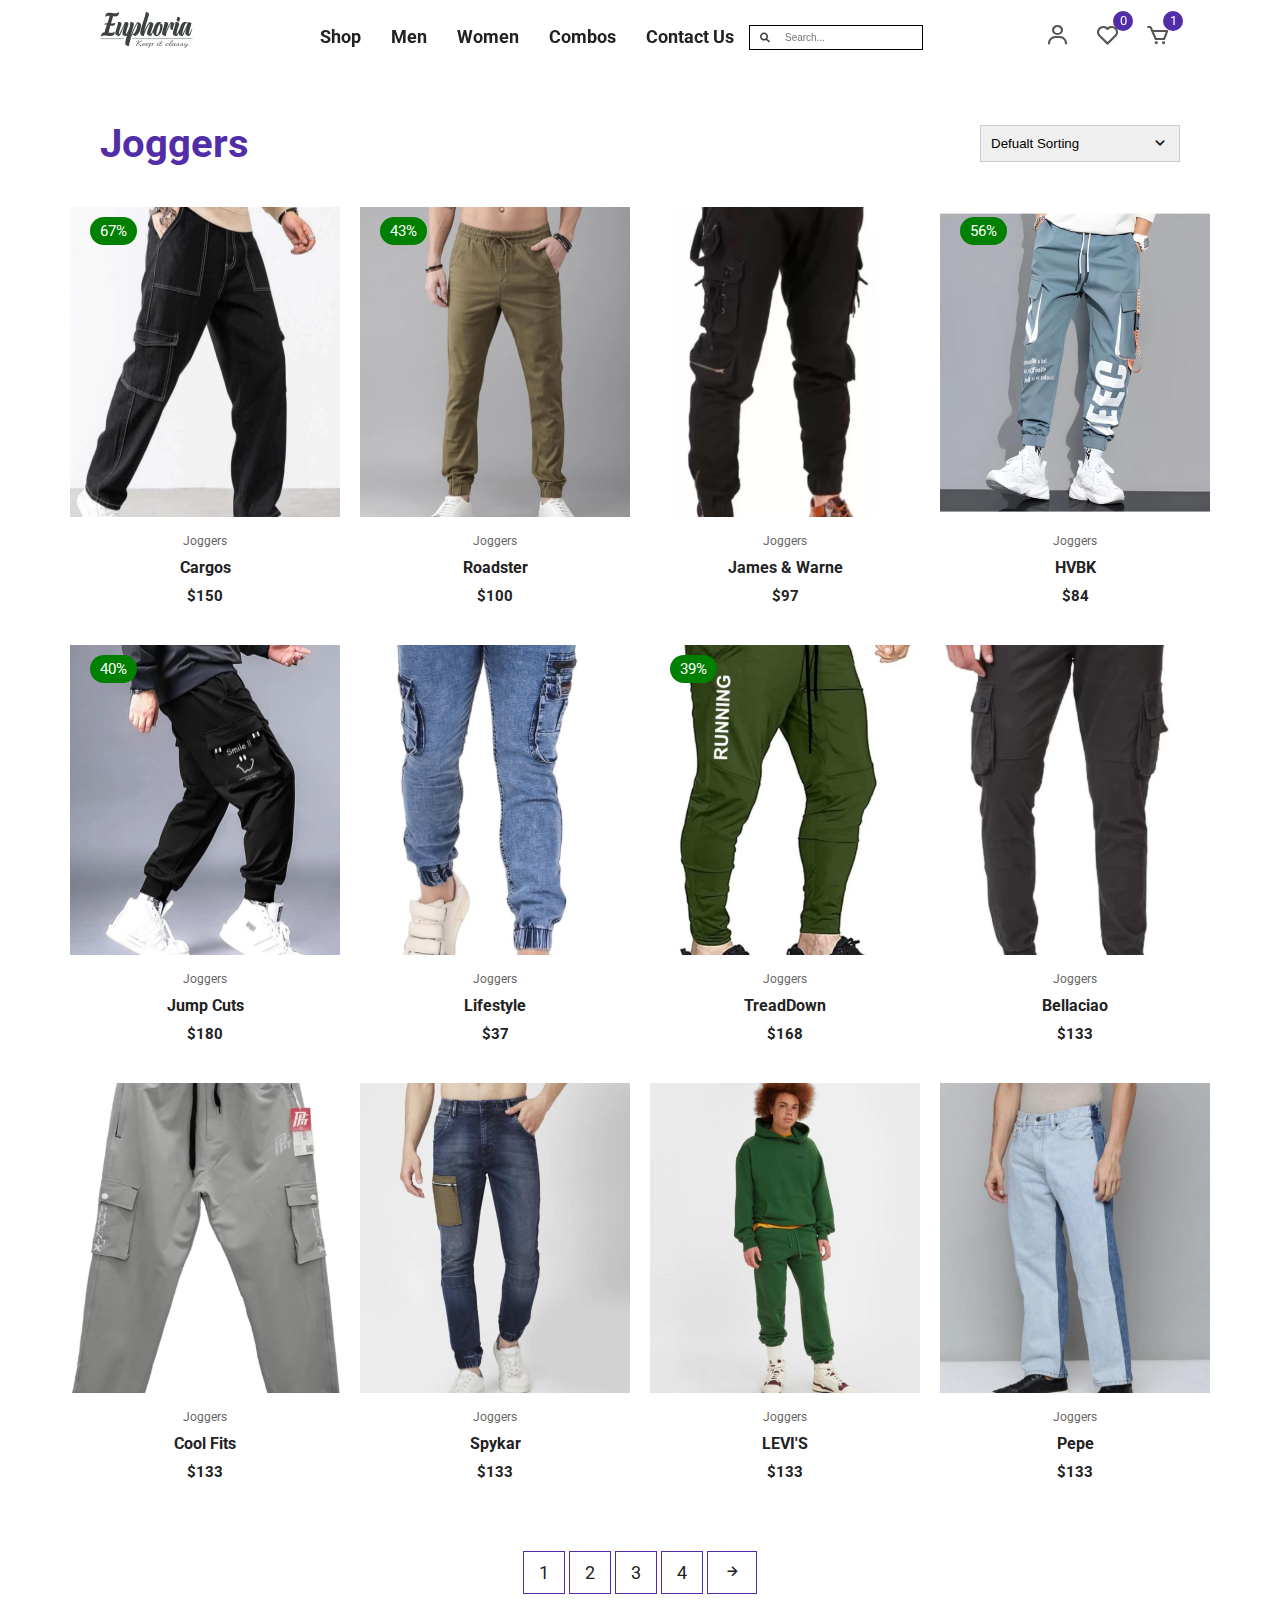
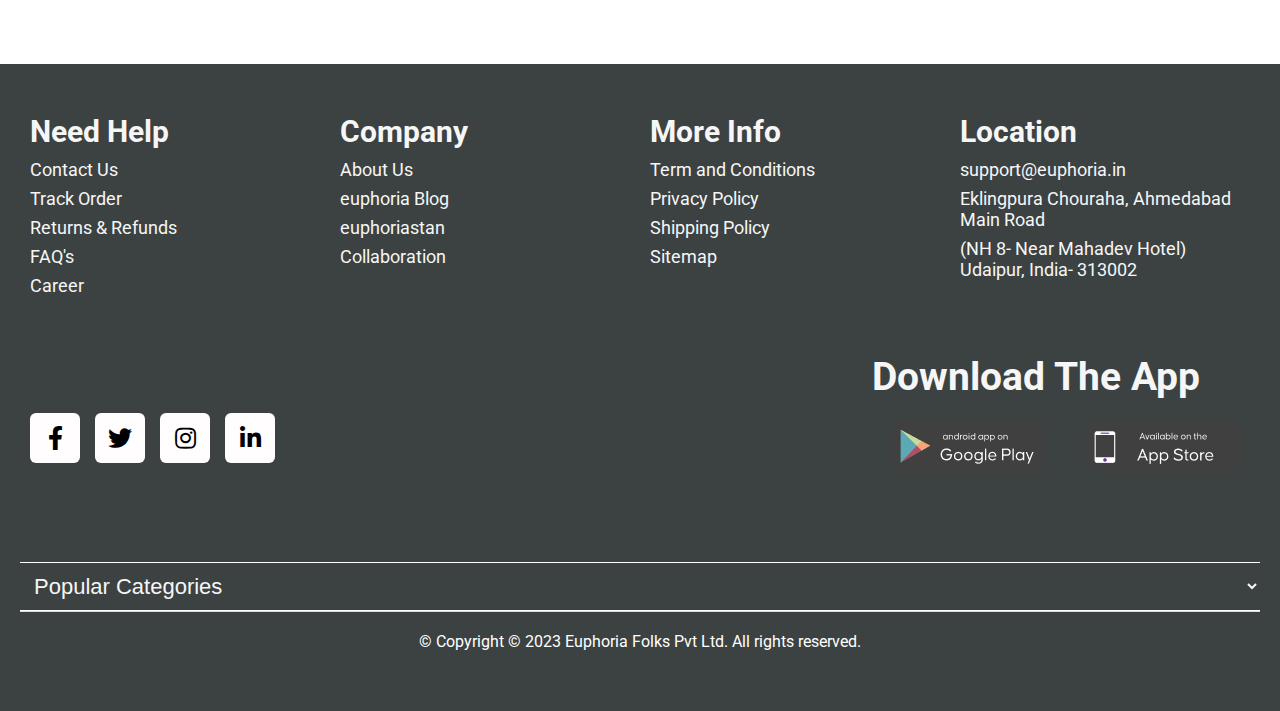
<file: joggers.html>
<!DOCTYPE html>
<html lang="en">
  <head>
    <meta charset="UTF-8" />
    <meta name="viewport" content="width=device-width, initial-scale=1.0" />
    <!-- Box icons -->
    <link rel="stylesheet" href="https://cdn.jsdelivr.net/npm/boxicons@latest/css/boxicons.min.css"/>
    <!-- Custom StyleSheet -->
    <link rel="stylesheet" href="https://cdnjs.cloudflare.com/ajax/libs/font-awesome/5.15.3/css/all.min.css">
    <link rel="stylesheet" href="styles.css" />
    <title>Men's Collection</title>
  </head>

  <body>
    <header class="header" id="header">
   
      <div class="navigation">
        <div class="nav-center container d-flex">
        <a href="/" class="logo"><img src="images/Logo.svg" alt="Logo"></a>

          <ul class="nav-list d-flex">
            <li class="nav-item">
              <a href="index.html" class="nav-link">Shop</a>
            </li>
            <li class="nav-item">
              <a href="product.html" class="nav-link">Men</a>
            </li>
            <li class="nav-item">
            <a href="women.html" class="nav-link">Women</a>
            </li>
            <li class="nav-item">
              <a href="#about" class="nav-link">Combos</a>
            </li>
            <li class="nav-item">
              <a href="#contact" class="nav-link">Contact Us</a>
            </li>

            <div class="search-box">
              <button><i class="fas fa-search"></i></button>
              <input type="text" placeholder="Search...">
          </div>
            <li class="icons d-flex">
            <a href="responsiveht.html" class="icon">
              <i class="bx bx-user"></i>
            </a>
            
            <div class="icon">
              <i class="bx bx-heart"></i>
              <span class="d-flex">1</span>
            </div>
            <a href="#" class="icon">
              <i class="bx bx-cart"></i>
              <span class="d-flex">0</span>
            </a>
          </li>
          </ul>
        <div class="icons d-flex">
            <a href="responsiveht.html" class="icon">
              <i class="bx bx-user"></i>
            </a>
            
            <div class="icon">
              <i class="bx bx-heart"></i>
              <span class="d-flex">0</span>
            </div>
            <a href="#" class="icon">
              <i class="bx bx-cart"></i>
              <span class="d-flex">1</span>
            </a>
          </div>

          <div class="hamburger">
            <i class="bx bx-menu-alt-left"></i>
          </div>
        </div>
      </div>

    </header>
 
<!-- 
==============
Joggers
==============
 -->

    <section class="section all-products" id="products">
      <div class="top container">
        <h1>Joggers</h1>
        <form>
          <select>
            <option value="1">Defualt Sorting</option>
            <option value="2">Sort By Price</option>
            <option value="3">Sort By Popularity</option>
            <option value="4">Sort By Sale</option>
            <option value="5">Sort By Rating</option>
          </select>
          <span><i class="bx bx-chevron-down"></i></span>
        </form>
      </div>
      <div class="product-center container">
        <div class="product-item">
          <div class="overlay">
            <a href="#" class="product-thumb">
              <img src="./images2/jog12.jpeg" alt="" />
            </a>
            <span class="discount">67%</span>
          </div>
          <div class="product-info">
            <span>Joggers</span>
            <a href="jog">Cargos</a>
            <h4>$150</h4>
          </div>
          <ul class="icons">
            <li><i class="bx bx-heart"></i></li>
           <li>  <a href="jogdt.html"><i class="bx bx-show"></i></a></li>
            <li><i class="bx bx-cart"></i></li>
          </ul>
        </div>
        <div class="product-item">
          <div class="overlay">
            <a href="" class="product-thumb">
              <img src="./images2/jog1.jpeg" alt="" />
            </a>
            <span class="discount">43%</span>
          </div>
          <div class="product-info">
            <span>Joggers</span>
            <a href="">Roadster</a>
            <h4>$100</h4>
          </div>
          <ul class="icons">
            <li><i class="bx bx-heart"></i></li>
            <li><i class="bx bx-show"></i></li>
            <li><i class="bx bx-cart"></i></li>
          </ul>
        </div>
        <div class="product-item">
          <div class="overlay">
            <a href="" class="product-thumb">
              <img src="./images2/jog2.jpeg" alt="" />
            </a>
            
          </div>
          <div class="product-info">
            <span>Joggers</span>
            <a href="">James & Warne</a>
            <h4>$97</h4>
          </div>
          <ul class="icons">
            <li><i class="bx bx-heart"></i></li>
            <li><i class="bx bx-show"></i></li>
            <li><i class="bx bx-cart"></i></li>
          </ul>
        </div>
        <div class="product-item">
          <div class="overlay">
            <a href="" class="product-thumb">
              <img src="./images2/jog3.jpeg" alt="" />
            </a>
            <span class="discount">56%</span>
          </div>
          <div class="product-info">
            <span>Joggers</span>
            <a href="">HVBK</a>
            <h4>$84</h4>
          </div>
          <ul class="icons">
            <li><i class="bx bx-heart"></i></li>
            <li><i class="bx bx-show"></i></li>
            <li><i class="bx bx-cart"></i></li>
          </ul>
        </div>
        <div class="product-item">
          <div class="overlay">
            <a href="" class="product-thumb">
              <img src="./images2/jog4.jpeg" alt="" />
            </a>
            <span class="discount">40%</span>
          </div>
          <div class="product-info">
            <span>Joggers</span>
            <a href="">Jump Cuts</a>
            <h4>$180</h4>
          </div>
          <ul class="icons">
            <li><i class="bx bx-heart"></i></li>
            <li><i class="bx bx-show"></i></li>
            <li><i class="bx bx-cart"></i></li>
          </ul>
        </div>
        <div class="product-item">
          <div class="overlay">
            <a href="" class="product-thumb">
              <img src="./images2/jog5.jpeg" alt="" />
            </a>
          </div>
          <div class="product-info">
            <span>Joggers</span>
            <a href="">Lifestyle</a>
            <h4>$37</h4>
          </div>
          <ul class="icons">
            <li><i class="bx bx-heart"></i></li>
            <li><i class="bx bx-show"></i></li>
            <li><i class="bx bx-cart"></i></li>
          </ul>
        </div>
        <div class="product-item">
          <div class="overlay">
            <a href="" class="product-thumb">
              <img src="./images2/jog6.jpeg" alt="" />
            </a>
            <span class="discount">39%</span>
          </div>
          <div class="product-info">
            <span>Joggers</span>
            <a href="">TreadDown</a>
            <h4>$168</h4>
          </div>
          <ul class="icons">
            <li><i class="bx bx-heart"></i></li>
            <li><i class="bx bx-show"></i></li>
            <li><i class="bx bx-cart"></i></li>
          </ul>
        </div>
        <div class="product-item">
            <div class="overlay">
              <a href="" class="product-thumb">
                <img src="./images2/jog7.jpeg" alt="" />
              </a>
            </div>
            <div class="product-info">
              <span>Joggers</span>
              <a href="">Bellaciao</a>
              <h4>$133</h4>
            </div>
            <ul class="icons">
              <li><i class="bx bx-heart"></i></li>
              <li><i class="bx bx-show"></i></li>
              <li><i class="bx bx-cart"></i></li>
            </ul>
          </div>
          <div class="product-item">
            <div class="overlay">
              <a href="" class="product-thumb">
                <img src="./images2/jog8.jpeg" alt="" />
              </a>
            </div>
            <div class="product-info">
              <span>Joggers</span>
              <a href="">Cool Fits</a>
              <h4>$133</h4>
            </div>
            <ul class="icons">
              <li><i class="bx bx-heart"></i></li>
              <li><i class="bx bx-show"></i></li>
              <li><i class="bx bx-cart"></i></li>
            </ul>
          </div>
          <div class="product-item">
            <div class="overlay">
              <a href="" class="product-thumb">
                <img src="./images2/jog9.jpeg" alt="" />
              </a>
            </div>
            <div class="product-info">
              <span>Joggers</span>
              <a href="">Spykar</a>
              <h4>$133</h4>
            </div>
            <ul class="icons">
              <li><i class="bx bx-heart"></i></li>
              <li><i class="bx bx-show"></i></li>
              <li><i class="bx bx-cart"></i></li>
            </ul>
          </div>
          <div class="product-item">
            <div class="overlay">
              <a href="" class="product-thumb">
                <img src="./images2/jog10.jpeg" alt="" />
              </a>
            </div>
            <div class="product-info">
              <span>Joggers</span>
              <a href="">LEVI'S</a>
              <h4>$133</h4>
            </div>
            <ul class="icons">
              <li><i class="bx bx-heart"></i></li>
              <li><i class="bx bx-show"></i></li>
              <li><i class="bx bx-cart"></i></li>
            </ul>
          </div>
        <div class="product-item">
          <div class="overlay">
            <a href="" class="product-thumb">
              <img src="./images2/jog11.jpeg" alt="" />
            </a>
          </div>
          <div class="product-info">
            <span>Joggers</span>
            <a href="">Pepe</a>
            <h4>$133</h4>
          </div>
          <ul class="icons">
            <li><i class="bx bx-heart"></i></li>
            <li><i class="bx bx-show"></i></li>
            <li><i class="bx bx-cart"></i></li>
          </ul>
        </div>
      </div>
    </section>
    <section class="pagination">
      <div class="container">
        <span>1</span> <span>2</span> <span>3</span> <span>4</span>
        <span><i class="bx bx-right-arrow-alt"></i></span>
      </div>
    </section>



<!-- 
========
footer
========
 -->

 <footer>
  <div class="footer-container">
      <div class="footer-columns">
          <div class="footer-column">
              <ul>
                  <li><h1>Need Help</h1></li>
                  <li><p>Contact Us</p></li>
                  <li><p>Track Order</p></li>
                  <li><p>Returns & Refunds</p></li>
                  <li><p>FAQ's</p></li>
                  <li><p>Career</p></li>
              </ul>
          </div>
          <div class="footer-column">
              <ul>
                  <li><h1>Company</h1></li>
                  <li><p>About Us</p></li>
                  <li><p>euphoria Blog</p></li>
                  <li><p>euphoriastan</p></li>
                  <li><p>Collaboration</p></li>
              </ul>
          </div>
          <div class="footer-column">
              <ul>
                  <li><h1>More Info</h1></li>
                  <li><p>Term and Conditions</p></li>
                  <li><p>Privacy Policy</p></li>
                  <li><p>Shipping Policy</p></li>
                  <li><p>Sitemap</p></li>
              </ul>
          </div>
          <div class="footer-column">
              <ul>
                  <li><h1>Location</h1></li>
                  <li><p>support@euphoria.in</p></li>
                  <li><p>Eklingpura Chouraha, Ahmedabad Main Road</p></li>
                  <li><p>(NH 8- Near Mahadev Hotel) Udaipur, India- 313002</p></li>
                  
              </ul>
          </div>
      </div>
      <div class="footer-social-media">
          <div class="social-icons">
              <a href="https://github.com/sakthi637"><i class="fab fa-facebook-f"></i></a>
              <a href="https://x.com/Sakthish63?s=09"><i class="fab fa-twitter"></i></a>
              <a href="https://www.instagram.com/s_akthi_z?igsh=dzc4N3diaTFqeG93"><i class="fab fa-instagram"></i></a>
              <a href="https://www.linkedin.com/in/sakthish-s-9a0089241"><i class="fab fa-linkedin-in"></i></a>
          </div>
          <div class="footer-info">
              <h1>Download The App</h1>
              <div class="info-columns">
                  <div class="info-column">
                      <img src="bgs/ggl.png" alt="Image 1">
                     
                  </div>
                  <div class="info-column">
                      <img src="bgs/playstore.png" alt="Image 2">
                      
                  </div>
              </div>
          </div>
      </div>
      <div class="footer-category">
          <select>
              <option value="category1">Popular Categories</option>
              <option value="category2">Category 2</option>
              <option value="category3">Category 3</option>
              <option value="category4">Category 4</option>
          </select>
      </div>
      <div class="footer-copyright">
          <p>&copy; Copyright © 2023 Euphoria Folks Pvt Ltd. All rights reserved.</p>
      </div>
  </div>
</footer>

    <!-- Custom Script -->
    <script src="./js/index.js"></script>
  </body>
</html>
</file>
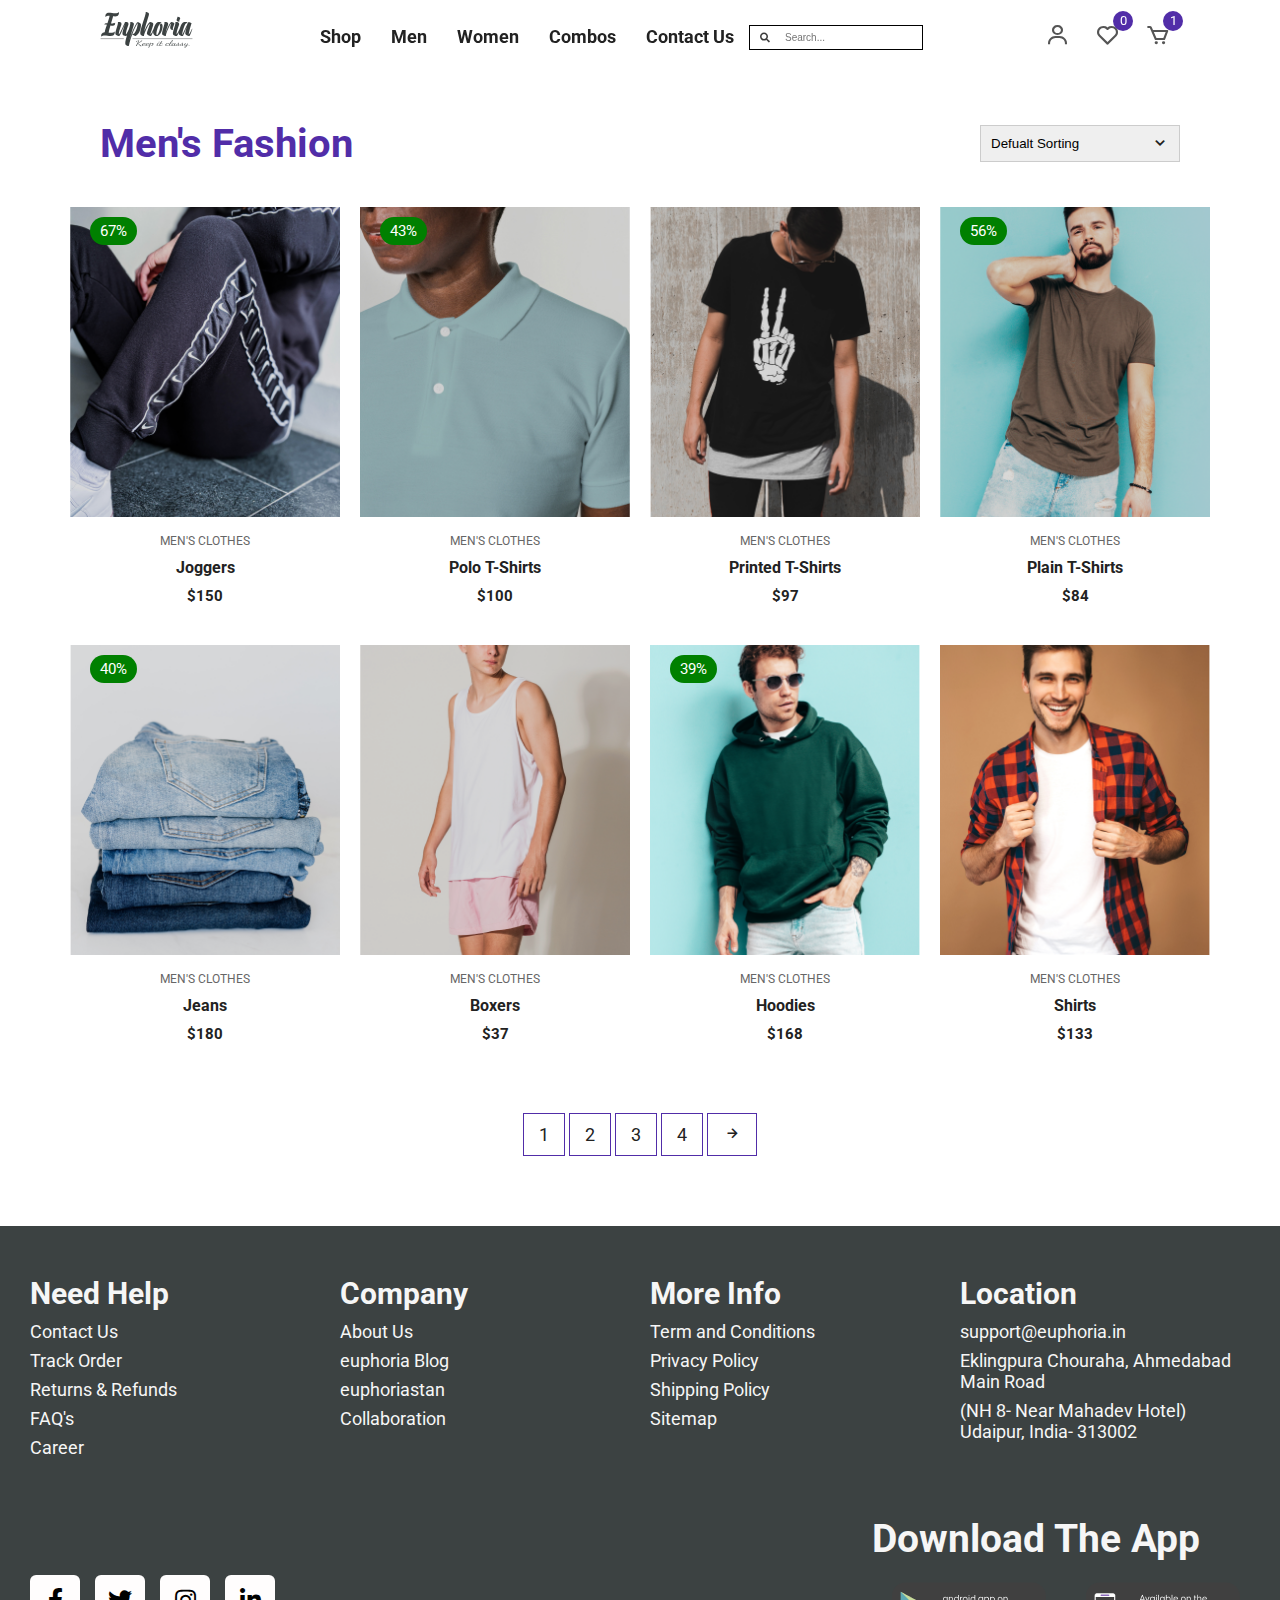
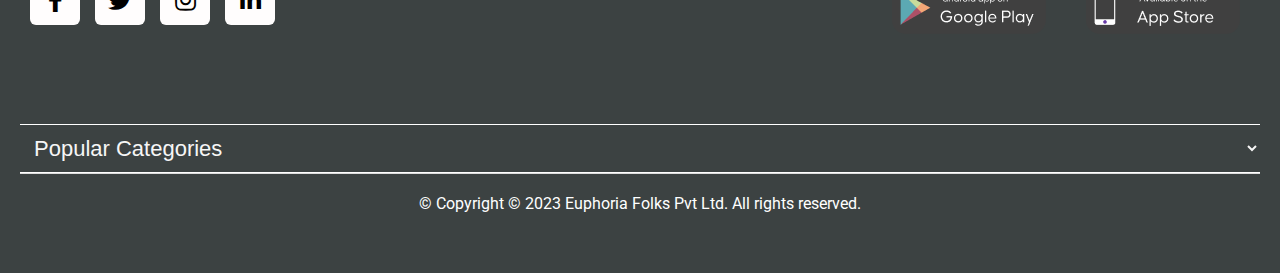
<file: product.html>
<!DOCTYPE html>
<html lang="en">
  <head>
    <meta charset="UTF-8" />
    <meta name="viewport" content="width=device-width, initial-scale=1.0" />
    <!-- Box icons -->
    <link rel="stylesheet" href="https://cdn.jsdelivr.net/npm/boxicons@latest/css/boxicons.min.css"/>
    <!-- Custom StyleSheet -->
    <link rel="stylesheet" href="https://cdnjs.cloudflare.com/ajax/libs/font-awesome/5.15.3/css/all.min.css">
    <link rel="stylesheet" href="styles.css" />
    <title>Men's Collection</title>
  </head>

  <body>
    <header class="header" id="header">
   
      <div class="navigation">
        <div class="nav-center container d-flex">
        <a href="/" class="logo"><img src="images/Logo.svg" alt="Logo"></a>

          <ul class="nav-list d-flex">
            <li class="nav-item">
              <a href="index.html" class="nav-link">Shop</a>
            </li>
            <li class="nav-item">
              <a href="product.html" class="nav-link">Men</a>
            </li>
            <li class="nav-item">
            <a href="women.html" class="nav-link">Women</a>
            </li>
            <li class="nav-item">
              <a href="#about" class="nav-link">Combos</a>
            </li>
            <li class="nav-item">
              <a href="#contact" class="nav-link">Contact Us</a>
            </li>

            <div class="search-box">
              <button><i class="fas fa-search"></i></button>
              <input type="text" placeholder="Search...">
          </div>
            <li class="icons d-flex">
            <a href="responsiveht.html" class="icon">
              <i class="bx bx-user"></i>
            </a>
            
            <div class="icon">
              <i class="bx bx-heart"></i>
              <span class="d-flex">1</span>
            </div>
            <a href="#" class="icon">
              <i class="bx bx-cart"></i>
              <span class="d-flex">0</span>
            </a>
          </li>
          </ul>
        <div class="icons d-flex">
            <a href="responsiveht.html" class="icon">
              <i class="bx bx-user"></i>
            </a>
            
            <div class="icon">
              <i class="bx bx-heart"></i>
              <span class="d-flex">0</span>
            </div>
            <a href="#" class="icon">
              <i class="bx bx-cart"></i>
              <span class="d-flex">1</span>
            </a>
          </div>

          <div class="hamburger">
            <i class="bx bx-menu-alt-left"></i>
          </div>
        </div>
      </div>

    </header>
 
<!-- 
==================
Mens Collection
==================
 -->

    <section class="section all-products" id="products">
      <div class="top container">
        <h1>Men's Fashion</h1>
        <form>
          <select>
            <option value="1">Defualt Sorting</option>
            <option value="2">Sort By Price</option>
            <option value="3">Sort By Popularity</option>
            <option value="4">Sort By Sale</option>
            <option value="5">Sort By Rating</option>
          </select>
          <span><i class="bx bx-chevron-down"></i></span>
        </form>
      </div>
      <div class="product-center container">
        <div class="product-item">
          <div class="overlay">
            <a href="#" class="product-thumb">
              <img src="./bgs/acti.png" alt="" />
            </a>
            <span class="discount">67%</span>
          </div>
          <div class="product-info">
            <span>MEN'S CLOTHES</span>
            <a href="joggers.html">Joggers</a>
            <h4>$150</h4>
          </div>
          <ul class="icons">
            <li><i class="bx bx-heart"></i></li>
            <li><i class="bx bx-search"></i></li>
            <li><i class="bx bx-cart"></i></li>
          </ul>
        </div>
        <div class="product-item">
          <div class="overlay">
            <a href="" class="product-thumb">
              <img src="./images2/polo.jpg" alt="" />
            </a>
            <span class="discount">43%</span>
          </div>
          <div class="product-info">
            <span>MEN'S CLOTHES</span>
            <a href="">Polo T-Shirts</a>
            <h4>$100</h4>
          </div>
          <ul class="icons">
            <li><i class="bx bx-heart"></i></li>
            <li><i class="bx bx-search"></i></li>
            <li><i class="bx bx-cart"></i></li>
          </ul>
        </div>
        <div class="product-item">
          <div class="overlay">
            <a href="" class="product-thumb">
              <img src="./bgs/print.png" alt="" />
            </a>
            
          </div>
          <div class="product-info">
            <span>MEN'S CLOTHES</span>
            <a href="">Printed T-Shirts</a>
            <h4>$97</h4>
          </div>
          <ul class="icons">
            <li><i class="bx bx-heart"></i></li>
            <li><i class="bx bx-search"></i></li>
            <li><i class="bx bx-cart"></i></li>
          </ul>
        </div>
        <div class="product-item">
          <div class="overlay">
            <a href="" class="product-thumb">
              <img src="./bgs/plain.png" alt="" />
            </a>
            <span class="discount">56%</span>
          </div>
          <div class="product-info">
            <span>MEN'S CLOTHES</span>
            <a href="">Plain T-Shirts</a>
            <h4>$84</h4>
          </div>
          <ul class="icons">
            <li><i class="bx bx-heart"></i></li>
            <li><i class="bx bx-search"></i></li>
            <li><i class="bx bx-cart"></i></li>
          </ul>
        </div>
        <div class="product-item">
          <div class="overlay">
            <a href="" class="product-thumb">
              <img src="./bgs/jeans.png" alt="" />
            </a>
            <span class="discount">40%</span>
          </div>
          <div class="product-info">
            <span>MEN'S CLOTHES</span>
            <a href="">Jeans</a>
            <h4>$180</h4>
          </div>
          <ul class="icons">
            <li><i class="bx bx-heart"></i></li>
            <li><i class="bx bx-search"></i></li>
            <li><i class="bx bx-cart"></i></li>
          </ul>
        </div>
        <div class="product-item">
          <div class="overlay">
            <a href="" class="product-thumb">
              <img src="./bgs/box.png" alt="" />
            </a>
          </div>
          <div class="product-info">
            <span>MEN'S CLOTHES</span>
            <a href="">Boxers</a>
            <h4>$37</h4>
          </div>
          <ul class="icons">
            <li><i class="bx bx-heart"></i></li>
            <li><i class="bx bx-search"></i></li>
            <li><i class="bx bx-cart"></i></li>
          </ul>
        </div>
        <div class="product-item">
          <div class="overlay">
            <a href="" class="product-thumb">
              <img src="./bgs/hood.png" alt="" />
            </a>
            <span class="discount">39%</span>
          </div>
          <div class="product-info">
            <span>MEN'S CLOTHES</span>
            <a href="">Hoodies</a>
            <h4>$168</h4>
          </div>
          <ul class="icons">
            <li><i class="bx bx-heart"></i></li>
            <li><i class="bx bx-search"></i></li>
            <li><i class="bx bx-cart"></i></li>
          </ul>
        </div>
        <div class="product-item">
          <div class="overlay">
            <a href="" class="product-thumb">
              <img src="./bgs/shirt.png" alt="" />
            </a>
          </div>
          <div class="product-info">
            <span>MEN'S CLOTHES</span>
            <a href="">Shirts</a>
            <h4>$133</h4>
          </div>
          <ul class="icons">
            <li><i class="bx bx-heart"></i></li>
            <li><i class="bx bx-search"></i></li>
            <li><i class="bx bx-cart"></i></li>
          </ul>
        </div>
      </div>
    </section>
    <section class="pagination">
      <div class="container">
        <span>1</span> <span>2</span> <span>3</span> <span>4</span>
        <span><i class="bx bx-right-arrow-alt"></i></span>
      </div>
    </section>



<!-- 
========
footer
========
 -->

 <footer>
  <div class="footer-container">
      <div class="footer-columns">
          <div class="footer-column">
              <ul>
                  <li><h1>Need Help</h1></li>
                  <li><p>Contact Us</p></li>
                  <li><p>Track Order</p></li>
                  <li><p>Returns & Refunds</p></li>
                  <li><p>FAQ's</p></li>
                  <li><p>Career</p></li>
              </ul>
          </div>
          <div class="footer-column">
              <ul>
                  <li><h1>Company</h1></li>
                  <li><p>About Us</p></li>
                  <li><p>euphoria Blog</p></li>
                  <li><p>euphoriastan</p></li>
                  <li><p>Collaboration</p></li>
              </ul>
          </div>
          <div class="footer-column">
              <ul>
                  <li><h1>More Info</h1></li>
                  <li><p>Term and Conditions</p></li>
                  <li><p>Privacy Policy</p></li>
                  <li><p>Shipping Policy</p></li>
                  <li><p>Sitemap</p></li>
              </ul>
          </div>
          <div class="footer-column">
              <ul>
                  <li><h1>Location</h1></li>
                  <li><p>support@euphoria.in</p></li>
                  <li><p>Eklingpura Chouraha, Ahmedabad Main Road</p></li>
                  <li><p>(NH 8- Near Mahadev Hotel) Udaipur, India- 313002</p></li>
                  
              </ul>
          </div>
      </div>
      <div class="footer-social-media">
          <div class="social-icons">
              <a href="https://github.com/sakthi637"><i class="fab fa-facebook-f"></i></a>
              <a href="https://x.com/Sakthish63?s=09"><i class="fab fa-twitter"></i></a>
              <a href="https://www.instagram.com/s_akthi_z?igsh=dzc4N3diaTFqeG93"><i class="fab fa-instagram"></i></a>
              <a href="https://www.linkedin.com/in/sakthish-s-9a0089241"><i class="fab fa-linkedin-in"></i></a>
          </div>
          <div class="footer-info">
              <h1>Download The App</h1>
              <div class="info-columns">
                  <div class="info-column">
                      <img src="bgs/ggl.png" alt="Image 1">
                     
                  </div>
                  <div class="info-column">
                      <img src="bgs/playstore.png" alt="Image 2">
                      
                  </div>
              </div>
          </div>
      </div>
      <div class="footer-category">
          <select>
              <option value="category1">Popular Categories</option>
              <option value="category2">Category 2</option>
              <option value="category3">Category 3</option>
              <option value="category4">Category 4</option>
          </select>
      </div>
      <div class="footer-copyright">
          <p>&copy; Copyright © 2023 Euphoria Folks Pvt Ltd. All rights reserved.</p>
      </div>
  </div>
</footer>

    <!-- Custom Script -->
    <script src="./js/index.js"></script>
  </body>
</html>
</file>
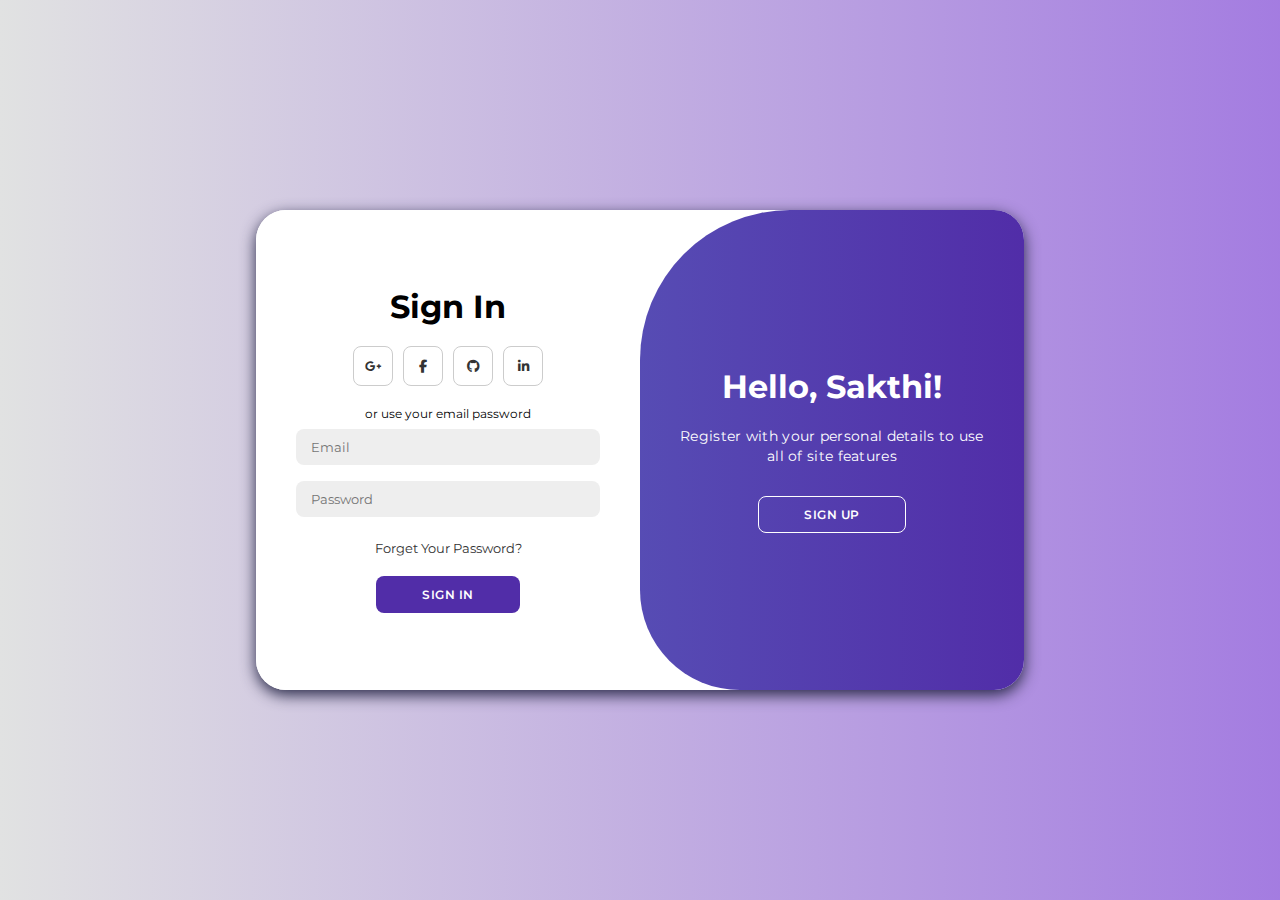
<file: responsiveht.html>
<!DOCTYPE html>
<html lang="en">

<head>
    <meta charset="UTF-8">
    <meta name="viewport" content="width=device-width, initial-scale=1.0">
    <link rel="stylesheet" href="https://cdnjs.cloudflare.com/ajax/libs/font-awesome/6.4.2/css/all.min.css">
    <link rel="stylesheet" href="responsivecs.css">
    <title>OneYes Infotech</title>
</head>

<body>

    <div class="container" id="container">
        <div class="form-container sign-up">
            <form>
                <h1>Create Account</h1>
                <div class="social-icons">
                    <a href="#" class="icon"><i class="fa-brands fa-google-plus-g"></i></a>
                    <a href="#" class="icon"><i class="fa-brands fa-facebook-f"></i></a>
                    <a href="#" class="icon"><i class="fa-brands fa-github"></i></a>
                    <a href="#" class="icon"><i class="fa-brands fa-linkedin-in"></i></a>
                </div>
                <span>or use your email for registeration</span>
                <input type="text" placeholder="Name">
                <input type="email" placeholder="Email">
                <input type="password" placeholder="Password">
            </form>
        </div>
        <div class="form-container sign-in">
            <form>
                <h1>Sign In</h1>
                <div class="social-icons">
                    <a href="https://myaccount.google.com/?utm_source=chrome-profile-chooser&pli=1" class="icon"><i class="fa-brands fa-google-plus-g"></i></a>
                    <a href="#" class="icon"><i class="fa-brands fa-facebook-f"></i></a>
                    <a href="https://github.com/sakthi637" class="icon"><i class="fa-brands fa-github"></i></a>
                    <a href="https://www.linkedin.com/in/sakthish-s-9a0089241" class="icon"><i class="fa-brands fa-linkedin-in"></i></a>
                </div>
                <span>or use your email password</span>
                <input type="email" placeholder="Email">
                <input type="password" placeholder="Password">
                <a href="#">Forget Your Password?</a>
                <button>Sign In</button>
            </form>
        </div>
        <div class="toggle-container">
            <div class="toggle">
                <div class="toggle-panel toggle-left">
                    <h1>Welcome to Euphoria</h1>
                    <p>Enter your personal details to use all of site features</p>
                    <button class="hidden" id="login">Sign In</button>
                </div>
                <div class="toggle-panel toggle-right">
                    <h1>Hello, Sakthi!</h1>
                    <p>Register with your personal details to use all of site features</p>
                    <button class="hidden" id="register">Sign Up</button>
                </div>
            </div>
        </div>
    </div>

    

    <script src="js/responsivejs.js"></script>
    
</body>

</html>
</file>
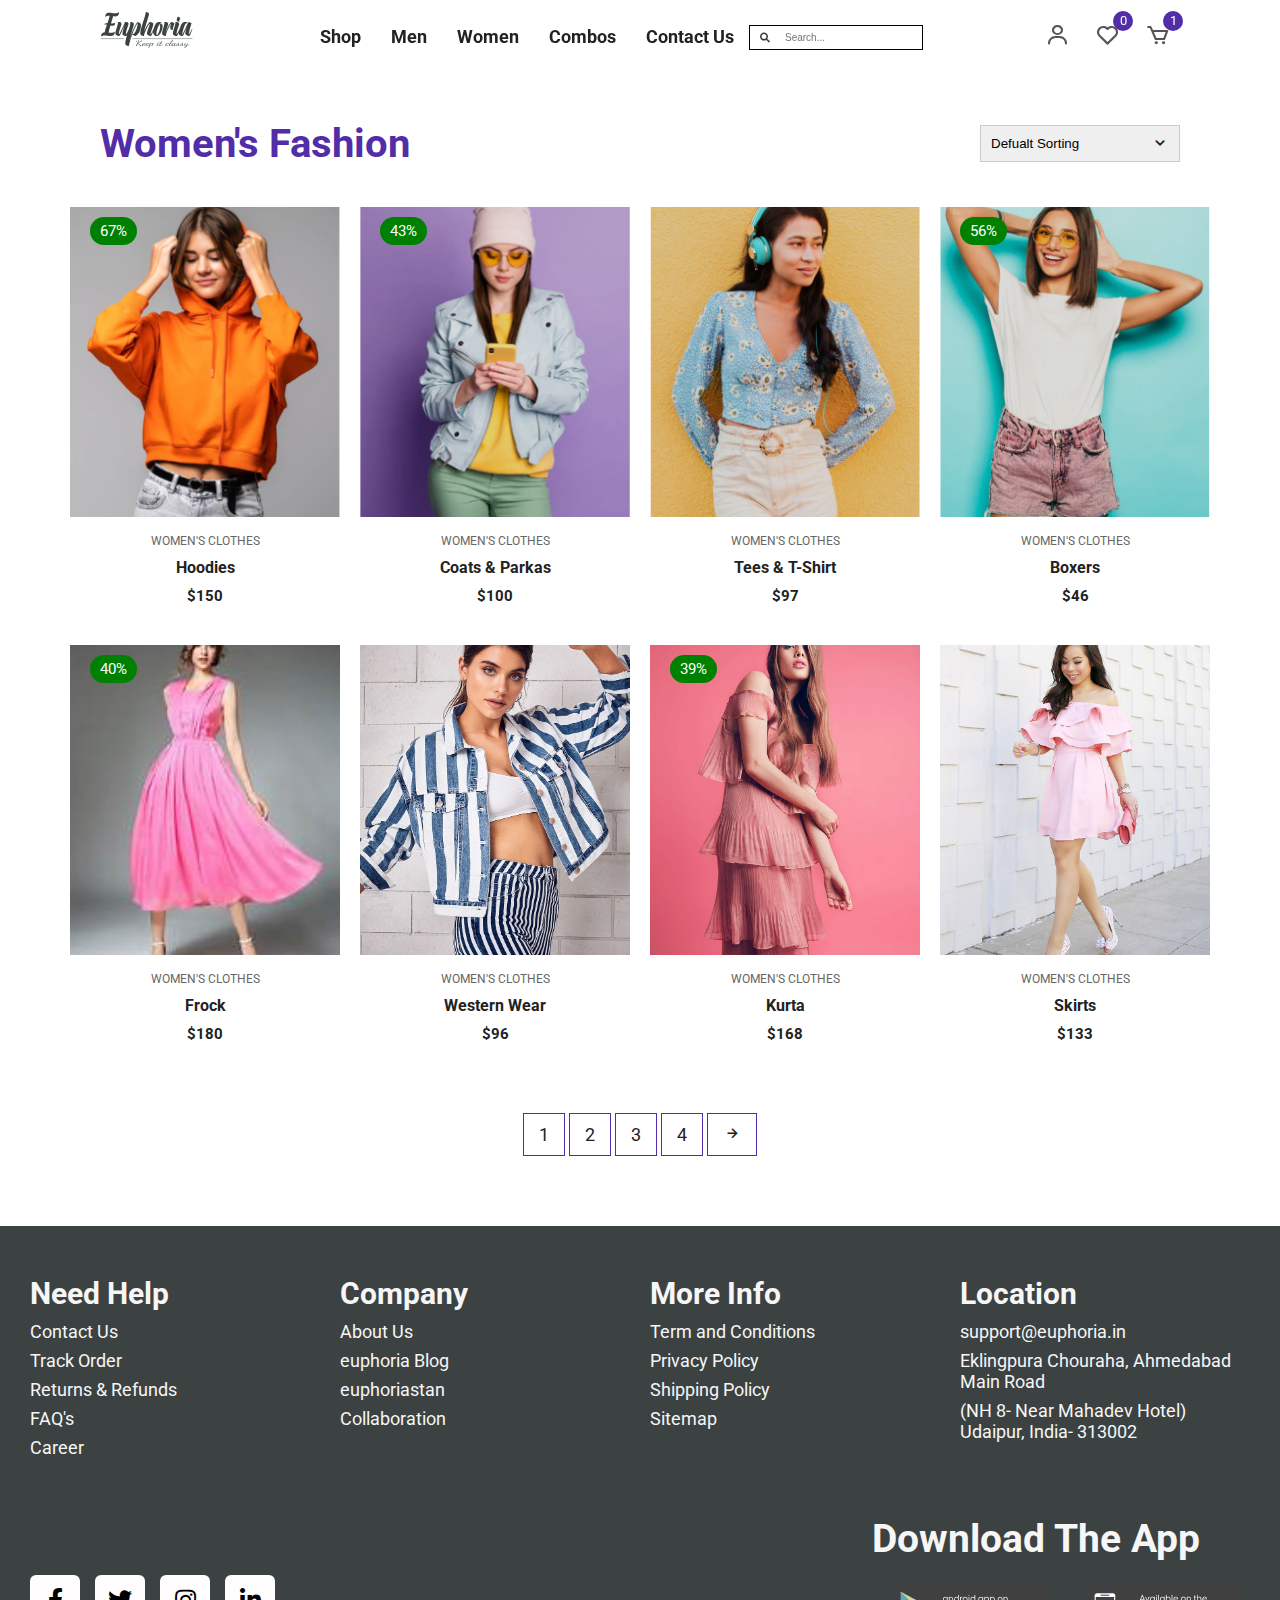
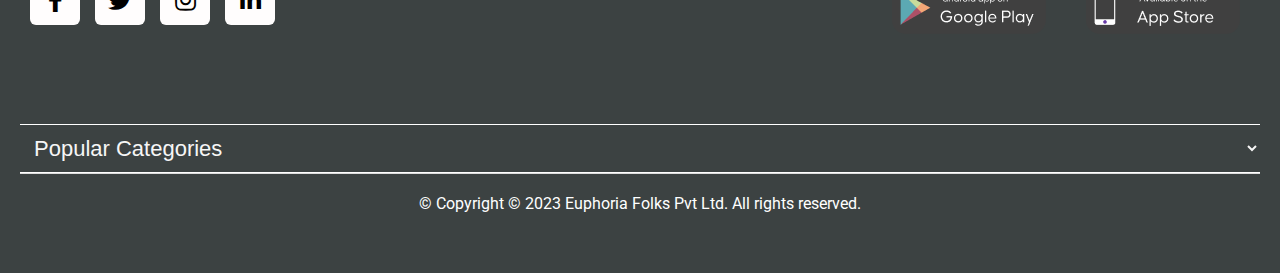
<file: women.html>
<!DOCTYPE html>
<html lang="en">
  <head>
    <meta charset="UTF-8" />
    <meta name="viewport" content="width=device-width, initial-scale=1.0" />
    <!-- Box icons -->
    <link rel="stylesheet" href="https://cdn.jsdelivr.net/npm/boxicons@latest/css/boxicons.min.css"/>
    <!-- Custom StyleSheet -->
    <link rel="stylesheet" href="https://cdnjs.cloudflare.com/ajax/libs/font-awesome/5.15.3/css/all.min.css">
    <link rel="stylesheet" href="styles.css" />
    <title>Men's Collection</title>
  </head>

  <body>
    <header class="header" id="header">
   
      <div class="navigation">
        <div class="nav-center container d-flex">
        <a href="#" class="logo"><img src="images/Logo.svg" alt="Logo"></a>

          <ul class="nav-list d-flex">
            <li class="nav-item">
              <a href="index.html" class="nav-link">Shop</a>
            </li>
            <li class="nav-item">
              <a href="product.html" class="nav-link">Men</a>
            </li>
            <li class="nav-item">
            <a href="women.html" class="nav-link">Women</a>
            </li>
            <li class="nav-item">
              <a href="#" class="nav-link">Combos</a>
            </li>
            <li class="nav-item">
              <a href="#" class="nav-link">Contact Us</a>
            </li>

            <div class="search-box">
              <button><i class="fas fa-search"></i></button>
              <input type="text" placeholder="Search...">
          </div>
            <li class="icons d-flex">
            <a href="responsiveht.html" class="icon">
              <i class="bx bx-user"></i>
            </a>
            
            <div class="icon">
              <i class="bx bx-heart"></i>
              <span class="d-flex">1</span>
            </div>
            <a href="#" class="icon">
              <i class="bx bx-cart"></i>
              <span class="d-flex">0</span>
            </a>
          </li>
          </ul>
        <div class="icons d-flex">
            <a href="responsiveht.html" class="icon">
              <i class="bx bx-user"></i>
            </a>
            
            <div class="icon">
              <i class="bx bx-heart"></i>
              <span class="d-flex">0</span>
            </div>
            <a href="#" class="icon">
              <i class="bx bx-cart"></i>
              <span class="d-flex">1</span>
            </a>
          </div>

          <div class="hamburger">
            <i class="bx bx-menu-alt-left"></i>
          </div>
        </div>
      </div>

    </header>
 
<!-- 
==================
Womens Collection
==================
 -->

    <section class="section all-products" id="products">
      <div class="top container">
        <h1>Women's Fashion</h1>
        <form>
          <select>
            <option value="1">Defualt Sorting</option>
            <option value="2">Sort By Price</option>
            <option value="3">Sort By Popularity</option>
            <option value="4">Sort By Sale</option>
            <option value="5">Sort By Rating</option>
          </select>
          <span><i class="bx bx-chevron-down"></i></span>
        </form>
      </div>
      <div class="product-center container">
        <div class="product-item">
          <div class="overlay">
            <a href="productDetails.html" class="product-thumb">
              <img src="./bgs/womn1.png" alt="" />
            </a>
            <span class="discount">67%</span>
          </div>
          <div class="product-info">
            <span>WOMEN'S CLOTHES</span>
            <a href="productDetails.html">Hoodies</a>
            <h4>$150</h4>
          </div>
          <ul class="icons">
            <li><i class="bx bx-heart"></i></li>
            <li><i class="bx bx-search"></i></li>
            <li><i class="bx bx-cart"></i></li>
          </ul>
        </div>
        <div class="product-item">
          <div class="overlay">
            <a href="" class="product-thumb">
              <img src="./bgs/womn2.png" alt="" />
            </a>
            <span class="discount">43%</span>
          </div>
          <div class="product-info">
            <span>WOMEN'S CLOTHES</span>
            <a href="">Coats & Parkas</a>
            <h4>$100</h4>
          </div>
          <ul class="icons">
            <li><i class="bx bx-heart"></i></li>
            <li><i class="bx bx-search"></i></li>
            <li><i class="bx bx-cart"></i></li>
          </ul>
        </div>
        <div class="product-item">
          <div class="overlay">
            <a href="" class="product-thumb">
              <img src="./bgs/womn3.png" alt="" />
            </a>
            
          </div>
          <div class="product-info">
            <span>WOMEN'S CLOTHES</span>
            <a href="">Tees & T-Shirt</a>
            <h4>$97</h4>
          </div>
          <ul class="icons">
            <li><i class="bx bx-heart"></i></li>
            <li><i class="bx bx-search"></i></li>
            <li><i class="bx bx-cart"></i></li>
          </ul>
        </div>
        <div class="product-item">
          <div class="overlay">
            <a href="" class="product-thumb">
              <img src="./bgs/womn4.png" alt="" />
            </a>
            <span class="discount">56%</span>
          </div>
          <div class="product-info">
            <span>WOMEN'S CLOTHES</span>
            <a href="">Boxers</a>
            <h4>$46</h4>
          </div>
          <ul class="icons">
            <li><i class="bx bx-heart"></i></li>
            <li><i class="bx bx-search"></i></li>
            <li><i class="bx bx-cart"></i></li>
          </ul>
        </div>
        <div class="product-item">
          <div class="overlay">
            <a href="" class="product-thumb">
              <img src="./bgs/womn5.jpg" alt="" />
            </a>
            <span class="discount">40%</span>
          </div>
          <div class="product-info">
            <span>WOMEN'S CLOTHES</span>
            <a href="">Frock</a>
            <h4>$180</h4>
          </div>
          <ul class="icons">
            <li><i class="bx bx-heart"></i></li>
            <li><i class="bx bx-search"></i></li>
            <li><i class="bx bx-cart"></i></li>
          </ul>
        </div>
        <div class="product-item">
          <div class="overlay">
            <a href="" class="product-thumb">
              <img src="./bgs/womn6.jpg" alt="" />
            </a>
          </div>
          <div class="product-info">
            <span>WOMEN'S CLOTHES</span>
            <a href="">Western Wear</a>
            <h4>$96</h4>
          </div>
          <ul class="icons">
            <li><i class="bx bx-heart"></i></li>
            <li><i class="bx bx-search"></i></li>
            <li><i class="bx bx-cart"></i></li>
          </ul>
        </div>
        <div class="product-item">
          <div class="overlay">
            <a href="" class="product-thumb">
              <img src="./bgs/womn7.jpg" alt="" />
            </a>
            <span class="discount">39%</span>
          </div>
          <div class="product-info">
            <span>WOMEN'S CLOTHES</span>
            <a href="">Kurta</a>
            <h4>$168</h4>
          </div>
          <ul class="icons">
            <li><i class="bx bx-heart"></i></li>
            <li><i class="bx bx-search"></i></li>
            <li><i class="bx bx-cart"></i></li>
          </ul>
        </div>
        <div class="product-item">
          <div class="overlay">
            <a href="" class="product-thumb">
              <img src="./bgs/womn8.jpg" alt="" />
            </a>
          </div>
          <div class="product-info">
            <span>WOMEN'S CLOTHES</span>
            <a href="">Skirts</a>
            <h4>$133</h4>
          </div>
          <ul class="icons">
            <li><i class="bx bx-heart"></i></li>
            <li><i class="bx bx-search"></i></li>
            <li><i class="bx bx-cart"></i></li>
          </ul>
        </div>
      </div>
    </section>
    <section class="pagination">
      <div class="container">
        <span>1</span> <span>2</span> <span>3</span> <span>4</span>
        <span><i class="bx bx-right-arrow-alt"></i></span>
      </div>
    </section>



<!-- 
========
footer
========
 -->

 <footer>
  <div class="footer-container">
      <div class="footer-columns">
          <div class="footer-column">
              <ul>
                  <li><h1>Need Help</h1></li>
                  <li><p>Contact Us</p></li>
                  <li><p>Track Order</p></li>
                  <li><p>Returns & Refunds</p></li>
                  <li><p>FAQ's</p></li>
                  <li><p>Career</p></li>
              </ul>
          </div>
          <div class="footer-column">
              <ul>
                  <li><h1>Company</h1></li>
                  <li><p>About Us</p></li>
                  <li><p>euphoria Blog</p></li>
                  <li><p>euphoriastan</p></li>
                  <li><p>Collaboration</p></li>
              </ul>
          </div>
          <div class="footer-column">
              <ul>
                  <li><h1>More Info</h1></li>
                  <li><p>Term and Conditions</p></li>
                  <li><p>Privacy Policy</p></li>
                  <li><p>Shipping Policy</p></li>
                  <li><p>Sitemap</p></li>
              </ul>
          </div>
          <div class="footer-column">
              <ul>
                  <li><h1>Location</h1></li>
                  <li><p>support@euphoria.in</p></li>
                  <li><p>Eklingpura Chouraha, Ahmedabad Main Road</p></li>
                  <li><p>(NH 8- Near Mahadev Hotel) Udaipur, India- 313002</p></li>
                  
              </ul>
          </div>
      </div>
      <div class="footer-social-media">
          <div class="social-icons">
              <a href="https://github.com/sakthi637"><i class="fab fa-facebook-f"></i></a>
              <a href="https://x.com/Sakthish63?s=09"><i class="fab fa-twitter"></i></a>
              <a href="https://www.instagram.com/s_akthi_z?igsh=dzc4N3diaTFqeG93"><i class="fab fa-instagram"></i></a>
              <a href="https://www.linkedin.com/in/sakthish-s-9a0089241"><i class="fab fa-linkedin-in"></i></a>
          </div>
          <div class="footer-info">
              <h1>Download The App</h1>
              <div class="info-columns">
                  <div class="info-column">
                      <img src="bgs/ggl.png" alt="Image 1">
                     
                  </div>
                  <div class="info-column">
                      <img src="bgs/playstore.png" alt="Image 2">
                      
                  </div>
              </div>
          </div>
      </div>
      <div class="footer-category">
          <select>
              <option value="category1">Popular Categories</option>
              <option value="category2">Category 2</option>
              <option value="category3">Category 3</option>
              <option value="category4">Category 4</option>
          </select>
      </div>
      <div class="footer-copyright">
          <p>&copy; Copyright © 2023 Euphoria Folks Pvt Ltd. All rights reserved.</p>
      </div>
  </div>
</footer>

    <!-- Custom Script -->
    <script src="./js/index.js"></script>
  </body>
</html>
</file>
<file: styles.css>
/* Fonts */
@import url('https://fonts.googleapis.com/css2?family=Roboto:wght@100;300;400;500;700&display=swap');

/* Color Variables */
:root {
  --white: #fff;
  --black: #222;
  --green:  #512da8;
  --grey1: #f0f0f0;
  --grey2: #e9d7d3;
}

/* Basic Reset */
*,
*::before,
*::after {
  margin: 0;
  padding: 0;
  box-sizing: inherit;
}

html {
  box-sizing: border-box;
  font-size: 62.5%;
}

body {
  font-family: 'Roboto', sans-serif;
  font-size: 1.6rem;
  background-color: var(--white);
  color: var(--black);
  font-weight: 400;
  font-style: normal;
}

a {
  text-decoration: none;
  color: var(--black);
}

li {
  list-style: none;
}

.container {
  max-width: 114rem;
  margin: 0 auto;
  padding: 0 3rem;
}

.d-flex {
  display: flex;
  align-items: center;
}



/* 
=================
Navigation
=================
*/

.navigation {
  width: 100%;
  height: 6rem;
  line-height: 6rem;
  position: fixed; 
  top: 0;
  left: 0;
  z-index: 1000; 
  background-color: rgb(255, 255, 255); 
}

.logo{
  margin-top: 5px;
}
.nav-center {
  justify-content: space-between;
}

.nav-list .icons {
  display: none;
}

.nav-center .nav-item:not(:last-child) {
  margin-right: 0.5rem;
}

.nav-center .nav-link {
  font-weight: bold;
 
  font-size: 1.8rem;
  padding: 1rem;
}

.nav-center .nav-link:hover {
  color: var(--green);
}

.search-box {
  border: 1px solid black;
  display: flex;
  align-items: center;
  height: 30px;
}

.search-box input {
  padding: 3px 5px;
  border: none;
  border-radius: 3px 0 0 3px;
  line-height: 1.5;
  height: 100%;
}

.search-box button {
  background-color: #ffffff;
  border: none;
  padding: 3px 10px;
  border-radius: 0 3px 3px 0;
  cursor: pointer;
  height: 100%;
}

.search-box button i {
  color: #000000c5;
}

.nav-center .hamburger {
  display: none;
  font-size: 2.3rem;
  color: var(--black);
  cursor: pointer;
}

.icon {
  cursor: pointer;
  font-size: 2.5rem;
  padding: 0 1rem;
  color: #555;
  position: relative;
}

.icon:not(:last-child) {
  margin-right: 0.5rem;
}

.icon span {
  position: absolute;
  top: 3px;
  right: -3px;
  background-color: var(--green);
  color: var(--white);
  border-radius: 50%;
  font-size: 1.3rem;
  height: 2rem;
  width: 2rem;
  justify-content: center;
}

/* Media Queries */
@media only screen and (min-width: 360px) and (max-width: 425px) {
  .navigation {
    height: 5rem;
    line-height: 5rem;
  }

  .nav-center .nav-link {
    font-size: 1.2rem;
    padding: 0.5rem;
  }

  .nav-center .hamburger {
    display: block;
  }

  .nav-list {
    position: fixed;
    top: 5rem;
    left: 100%;
    width: 50%;
    flex-direction: column;
    background-color: #ffffff;
    z-index: 100;
    transition: all 300ms ease-in-out;
  }

  .nav-list.open {
    left: 0;
    height:100%;
    border-radius: 0 0 6px 0;
  }

  .nav-list .nav-item {
    margin: 1rem 0;

  }

  .nav-list .nav-link {
    font-size: 1.5rem;
    padding: 1rem;
    padding-bottom: 5rem;
    color: #512da8;
    text-decoration: underline;
  }

  .search-box {
    height: 2.5rem;
  }

  .search-box input {
    font-size: 1rem;
  }

  .icon {
    font-size: 2rem;
    padding: 0 0.5rem;
  }

  .icon span {
    font-size: 1rem;
    height: 1.5rem;
    width: 1.5rem;
  }
}

@media only screen and (min-width: 426px) and (max-width: 768px) {
  .navigation {
    height: 5.5rem;
    line-height: 5.5rem;
  }

  .nav-center .nav-link {
    font-size: 1.4rem;
    padding: 0.75rem;
  }

  .nav-center .hamburger {
    display: block;
  }

  .nav-list {
    position: fixed;
    top: 5.5rem;
    left: 100%;
    width: 50%;
    flex-direction: column;
    background-color: rgb(255, 255, 255);
    z-index: 100;
    transition: all 300ms ease-in-out;
  }

  .nav-list.open {
    left: 0;
    height: 100%;
    border-radius: 0 0 9px 0;
  }

  .nav-list .nav-item {
    margin: 1rem 0;
  }

  .nav-list .nav-link {
    font-size: 1.6rem;
    padding: 1rem;
    color: #512da8;
    text-decoration: underline;
  }

  .search-box {
    height: 2.5rem;
    
  }

  .search-box input {
    font-size: 1rem;
  }

  .icon {
    font-size: 2rem;
    padding: 0 0.75rem;
  }

  .icon span {
    font-size: 1rem;
    height: 1.5rem;
    width: 1.5rem;
  }
}

@media only screen and (min-width: 769px) and (max-width: 799px) {
  .navigation {
    height: 5.5rem;
    line-height: 5.5rem;
  }

  .nav-center .nav-link {
    font-size: 1.4rem;
    padding: 0.75rem;
  }

  .nav-center .hamburger {
    display: block;
  }

  .nav-list {
    position: fixed;
    top: 5.5rem;
    left: 100%;
    width: 40%;
    height: calc(100vh - 5.5rem);
    flex-direction: column;
    background-color: rgb(255, 255, 255);
    z-index: 100;
    transition: all 300ms ease-in-out;
  }

  .nav-list.open {
    left: 0;
    height: 100%;
    border-radius: 0 0 9px 0;
  }

  .nav-list .nav-item {
    margin: 1rem 0;
  }

  .nav-list .nav-link {
    font-size: 1.6rem;
    padding: 1rem;
    color: #512da8;
    text-decoration: underline;
  }

  .search-box {
    height: 2.5rem;
  }

  .search-box input {
    font-size: 1rem;
  }

  .icon {
    font-size: 2rem;
    padding: 0 0.75rem;
  }

  .icon span {
    font-size: 1rem;
    height: 1.5rem;
    width: 1.5rem;
  }
}

@media only screen and (min-width: 800px) and (max-width: 1024px) {
  .navigation {
    height: 6rem;
    line-height: 6rem;
  }

  .nav-center .nav-link {
    font-size: 1.8rem;
    padding: 1rem;
  }

  .nav-center .hamburger {
    display: none;
  }

  .nav-list {
    position: relative;
    top: 0;
    left: 0;
    width: auto;
    height: auto;
    flex-direction: row;
    background-color: transparent;
    z-index: auto;
    transition: none;
  }
  
  .nav-list .nav-item {
    margin: -0.5rem;
  }

  .nav-list .nav-link {
    font-size: 1.8rem;
    padding: 1rem;
  }

  .search-box {
    width: auto;
    height: 2.5rem;
  }

  .search-box input {
    font-size: 1rem;
  }

  .search-box button {
    font-size: 1rem;
  }

  .icon {
    font-size: 2.5rem;
    padding: 0 1rem;
  }

  .icon span {
    font-size: 1.3rem;
    height: 2rem;
    width: 2rem;
  }
}

@media only screen and (min-width: 1025px) and (max-width: 1440px) {
  .navigation {
    height: 6rem;
    line-height: 6rem;
  }

  .nav-center .nav-link {
    font-size: 1.8rem;
    padding: 1rem;
  }

  .nav-center .hamburger {
    display: none;
  }

  .nav-list {
    position: relative;
    top: 0;
    left: 0;
    width: auto;
    height: auto;
    flex-direction: row;
    background-color: transparent;
    z-index: auto;
    transition: none;
  }

  .nav-list .nav-item {
    margin: 0 0.5rem;
  }

  .nav-list .nav-link {
    font-size: 1.8rem;
    padding: 1rem;
  }

  .search-box {
    width: auto;
    height: 2.5rem;
  }

  .search-box input {
    font-size: 1rem;
  }

  .search-box button {
    font-size: 1rem;
  }

  .icon {
    font-size: 2.5rem;
    padding: 0 1rem;
  }

  .icon span {
    font-size: 1.3rem;
    height: 2rem;
    width: 2rem;
  }
}



/* 
=================
Main sec
=================
*/

#hero {
  display: flex;
  align-items: center;
  justify-content: center;
  position: relative;
  height: 100%;
  padding-top: 3rem;
}

#main {
  position: relative;
  width: 100%;
  height: 100vh;
  align-items: center;
  justify-content: left;
  padding-left: 0;
  color: #ffffff;
  text-align: left;
}

.carousel {
  position: relative;
  height: 100%;
  overflow: hidden;
}

.carousel-inner {
  display: flex;
  transition: transform 0.5s ease;
  height: 100%;
}

.carousel-item {
  min-width: 100%;
  height: 100%;
  background-size: cover;
  background-position: center;
}

.carousel-prev, .carousel-next {
  position: absolute;
  top: 50%;
  color: white;
  size: 40px;
  transform: translateY(-50%);
  background: none;
  border: none;
  padding: 10px;
  cursor: pointer;
}

.carousel-prev {
  left: 10px;
}

.carousel-next {
  right: 10px;
}

.carousel-dots {
  position: absolute;
  bottom: 10px;
  left: 50%;
  transform: translateX(-50%);
  display: flex;
  gap: 10px;
}

.dot {
  width: 10px;
  height: 10px;
  background: rgb(255, 255, 255);
  border-radius: 50%;
  cursor: pointer;
  transition: 0.3s;
}

.dot.active {
  background:#512da8;
}

#main .overlay-content {
  position: absolute;
  top: 15%;
  left: 20vh;
  font-family: "Noto Sans", sans-serif;
}

#main .overlay-content h1 {
  margin: 0;
  font-size: 140px;
  color:bisque;
}

#main .overlay-content h3 {
  font-size: 40px;
  
}

#main .overlay-content .cta-button {
  display: inline-block;
  padding: 10px 20px;
  background-color: #fafafa;
  color: #000000;
  text-decoration: none;
  border-radius: 5px;
  font-size: 18px;
  margin-top: 20px;
  transition: background-color 0.3s;
  border: none;
  cursor: pointer;
}

#main .overlay-content .cta-button:hover {
  background-color:#512da8;
}

@media only screen and (min-width: 360px) and (max-width: 425px) {
  #hero {
    padding-top: 1rem;
    flex-direction: column;
  }

  #main {
    height: 600px;
    padding-left: 0;
    text-align: center;
  }

  #main .overlay-content {
    top: 21%;
    left: 10%;
    padding: 0 1rem;
  }

  #main .overlay-content h1 {
    font-size: 4rem;
  }

  #main .overlay-content h3 {
    font-size: 2rem;
    padding-left: 1rem;
  }

  #main .overlay-content .cta-button {
    font-size: 1.5rem;
    padding: 8px 16px;
  }

  .carousel-prev, .carousel-next {
    padding: 5px;
  }

  .carousel-dots {
    gap: 5px;
  }

  .dot {
    width: 8px;
    height: 8px;
  }
}

@media only screen and (min-width: 426px) and (max-width: 768px) {
  #hero{
    padding-top: 1.5rem;
  }

  #main {
    height: 600px;
    text-align: center;
  }

  #main .overlay-content {
    top: 24%;
    left: 10%;
    padding: 0 1rem;
  }

  #main .overlay-content h1 {
    font-size: 4rem;
  }

  #main .overlay-content h3 {
    font-size: 2.5rem;
    padding-left: 1rem;
  }

  #main .overlay-content .cta-button {
    font-size: 1.5rem;
    padding: 10px 20px;
  }

  .carousel-prev, .carousel-next {
    padding: 7px;
  }

  .carousel-dots {
    gap: 7px;
  }

  .dot {
    width: 8px;
    height: 8px;
  }
}

@media only screen and (min-width: 769px) and (max-width: 799px) {
  #hero {
    padding-top: 2rem;
  }

  #main {
    height: 650px;
    text-align: left;
  }

  #main .overlay-content {
    top: 20%;
    left: 10%;
    padding: 0 1rem;
  }

  #main .overlay-content h1 {
    font-size: 4rem;
  }

  #main .overlay-content h3 {
    font-size: 2.5rem;
  }

  #main .overlay-content .cta-button {
    font-size: 1.5rem;
    padding: 12px 24px;
  }

  .carousel-prev, .carousel-next {
    padding: 8px;
  }

  .carousel-dots {
    gap: 8px;
  }

  .dot {
    width: 10px;
    height: 10px;
  }
}

@media only screen and (min-width: 800px) and (max-width: 1024px) {
  #hero {
    padding-top: 2rem;
  }

  #main {
    height: 650px;
    text-align: left;
  }

  #main .overlay-content {
    top: 20%;
    left: 10%;
    padding: 0 1rem;
  }

  #main .overlay-content h1 {
    font-size: 5rem;
  }

  #main .overlay-content h3 {
    font-size: 3rem;
  }

  #main .overlay-content .cta-button {
    font-size: 1.8rem;
    padding: 14px 28px;
  }

  .carousel-prev, .carousel-next {
    padding: 8px;
  }

  .carousel-dots {
    gap: 8px;
  }

  .dot {
    width: 10px;
    height: 10px;
  }
}

@media only screen and (min-width: 1025px) and (max-width: 1440px) {
  #hero {
    padding-top: 3rem;
  }

  #main {
    height: 650px;
    text-align: left;
  }

  #main .overlay-content {
    top: 15%;
    left: 15%;
    padding: 0 1rem;
  }

  #main .overlay-content h1 {
    font-size: 7rem;
  }

  #main .overlay-content h3 {
    font-size: 4rem;
  }

  #main .overlay-content .cta-button {
    font-size: 2rem;
    padding: 16px 32px;
  }

  .carousel-prev, .carousel-next {
    padding: 10px;
  }

  .carousel-dots {
    gap: 10px;
  }

  .dot {
    width: 10px;
    height: 10px;
  }
}



/* 
===============
Yell-Voil
===============
 */

#third {
  display: flex;
  justify-content: space-between;
  width: 100%;
  margin: 20px auto;
  padding: 20px;
}

.left-section, .right-section {
  flex: 1;
  transition: transform 0.3s ease, box-shadow 0.3s ease;
  margin: 10px;
}

.left-section:hover, .right-section:hover {
  transform: scale(1.05);
}

.container1, .container2 {
  position: relative;
  height: 420px;
  background-size: cover;
  background-position: center;
  display: flex;
  align-items: center;
  justify-content: flex-start;
  color: #f4f7f4;
  text-align: left;
  border-radius: 40px;
}

.container1 {
  background-image: url('images/main2.png');
}

.container2 {
  background-image: url('images/voilet2.png');
}

.container1 .overlay-content, .container2 .overlay-content {
  position: absolute;
  left: 20px;
  padding: 20px;
}

.overlay-content h1 {
  margin: 0;
  font-size: 36px;
}

.overlay-content h5 {
  font-size: 21px;
  margin: 10px 0;
}

.overlay-content p {
  font-size: 15px;
}

.overlay-content a {
  font-size: 15px;
  margin: 10px 0;
  text-decoration: underline;
  color: #e7dfdf;
  font-weight: bold;
}

@media only screen and (min-width: 360px) and (max-width: 425px) {
  #third {
    flex-direction: column;
    padding-left: 1rem;
    margin: 10px auto;
  }

  .left-section, .right-section {
    margin: 5px;
    width: 100%;
  }

  .container1, .container2 {
    height: 300px;
  }

  .overlay-content h1 {
    font-size: 24px;
  }

  .overlay-content h5 {
    font-size: 16px;
  }

  .overlay-content p, .overlay-content a {
    font-size: 12px;
  }
}

@media only screen and (min-width: 426px) and (max-width: 768px) {
  #third {
    flex-direction: column;
    padding-left: 0.5rem;
    margin: 15px auto;
  }

  .left-section, .right-section {
    margin: 7px;
    width: 100%;
  }

  .container1, .container2 {
    height: 350px;
  }

  .overlay-content h1 {
    font-size: 28px;
  }

  .overlay-content h5 {
    font-size: 18px;
  }

  .overlay-content p, .overlay-content a {
    font-size: 14px;
  }
}

@media only screen and (min-width: 769px) and (max-width: 799px) {
  #third {
    flex-direction: column;
    margin: 20px auto;
  }

  .left-section, .right-section {
    margin: 10px;
    width: 45%;
  }

  .container1, .container2 {
    height: 300px;
    width: 90vw;
  }

  .overlay-content h1 {
    font-size: 32px;
  }

  .overlay-content h5 {
    font-size: 20px;
  }

  .overlay-content p, .overlay-content a {
    font-size: 14px;
  }
}

@media only screen and (min-width: 800px) and (max-width: 1024px) {
  #third {
    flex-direction: row;
    padding: 20px;
    margin: 20px auto;
  }

  .left-section, .right-section {
    margin: 10px;
    width: 45%;
  }

  .container1, .container2 {
    height: 400px;
  }

  .overlay-content h1 {
    font-size: 32px;
  }

  .overlay-content h5 {
    font-size: 20px;
  }

  .overlay-content p, .overlay-content a {
    font-size: 14px;
  }
}

@media only screen and (min-width: 1025px) and (max-width: 1440px) {
  #third {
    padding: 20px;
    margin: 20px auto;
  }

  .left-section, .right-section {
    margin: 10px;
  }

  .container1, .container2 {
    height: 420px;
  }

  .overlay-content h1 {
    font-size: 36px;
  }

  .overlay-content h5 {
    font-size: 21px;
  }

  .overlay-content p, .overlay-content a {
    font-size: 15px;
  }
}




/* 
===============
New-Arrivals
===============
 */


#gallery {
  padding: 20px 20px;
  background-color: #f8f8f8;
}

.gallery-content {
  margin: 0;
  padding: 0 50px;
  position: relative;
}

.gallery-content span {
  font-size: 33px;
  margin-bottom: 20px;
  padding: 0;
  display: flex;
  margin-top: 30px;
  font-family: "Noto Sans", sans-serif;
  color: rgba(60, 66, 66, 1);
  font-weight: bold;
  gap: 20px;
}

.line1 {
  width: 7px;
  height: 40px;
  display: flex;
  padding: 6px 0;
  margin-bottom: 20px;
}

.gallery-carousel {
  width: 100%;
  overflow: hidden;
}

.gallery-images {
  display: flex;
  transition: transform 0.5s ease;
  gap: 20px;
}

.gallery-item {
  min-width: 25%;
  gap: 20px;
  box-sizing: border-box;
  padding: 0 30px;
  border-radius: 5px;
  transition: transform 0.3s ease, box-shadow 0.3s ease;
}

.gallery-item:hover {
  transform: scale(1.05);
  box-shadow: 0 10px 20px rgba(0, 0, 0, 0.2);
}

.gallery-item img {
  width: 100%;
  height: auto;
  border-radius: 10px;
}

.gallery-item p {
  font-size: 20px;
  color: rgba(60, 66, 66, 1);
  margin-top: 12px;
  margin-left: 10px;
  font-weight: bold;
  align-items: baseline;
  font-family: "Urbanist", sans-serif;
}

.gallery-prev, .gallery-next {
  position: absolute;
  top: 50%;
  color: rgb(5, 4, 4);
  size: 10px;
  transform: translateY(-50%);
  background: none;
  border: none;
  padding: 10px;
  cursor: pointer;
}

.gallery-next {
  right: 10px;
}

@media (max-width: 1440px) {
  .gallery-item {
    min-width: 20%;
    padding: 0 20px;
  }

  .gallery-content {
    padding: 0 40px;
  }

  .gallery-prev {
    left: 30px;
  }

  .gallery-next {
    right: 20px;
  }
}

@media (max-width: 1024px) {
  .gallery-item {
    min-width: 33.33%;
    padding: 0 15px;
  }

  .gallery-content {
    padding: 0 30px;
  }

  .gallery-prev {
    left: 20px;
  }

  .gallery-next {
    right: 20px;
  }

  .gallery-content span {
    font-size: 30px;
  }
}

@media (max-width: 768px) {
  .gallery-item {
    min-width: 50%;
    padding: 0 10px;
  }

  .gallery-content {
    padding: 0 20px;
  }

  .gallery-prev {
    left: 15px;
  }

  .gallery-next {
    right: 15px;
  }

  .gallery-content span {
    font-size: 28px;
  }

  .gallery-item p {
    font-size: 18px;
    margin-left: 5px;
  }
}

@media (max-width: 480px) {
  .gallery-item {
    min-width: 100%;
    padding: 0 5px;
  }

  .gallery-content {
    padding: 0 10px;
  }

  .gallery-prev, .gallery-next {
    display: none;
  }

  .gallery-content span {
    font-size: 25px;
  }

  .gallery-item p {
    font-size: 16px;
    margin-left: 0;
  }
}

@media (max-width: 360px) {
  .gallery-item {
    min-width: 100%;
    padding: 0 5px;
  }

  .line2 {
    width: 6px;
    height: 50px;
    padding-bottom: 3px;
    padding: 10px 0;
    margin-top: -9px;
  }

  .gallery-content {
    padding: 0 5px;
  }

  .gallery-prev, .gallery-next {
    display: none;
  }

  .gallery-content span {
    font-size: 24px;
  }

  .gallery-item p {
    font-size: 14px;
    margin-left: 0;
  }
}


/* 
==================
Left-Right sec
==================
 */

#new-section {
  display: flex;
  justify-content: space-between;
  padding: 50px;
  background-color: #f0f0f0;
  width: 100%;
}

.new-section-content {
  display: flex;
  flex-wrap: wrap;
  width: 100vw;
  margin: 0 auto;
}

.left-side {
  flex: 1;
  position: relative;
  background-image: url('bgs/leaf.png');
  background-size: cover;
  background-position: center;
  padding-left: 20px;
  display: flex;
  align-items: center;
  justify-content: center;
  color: #fff;
  text-align: left;
  height: 800px;
  border-top-left-radius: 10px;
  border-bottom-left-radius: 10px;
}

.background-content {
  position: relative;
}

.left-side::before {
  content: "";
  position: absolute;
  top: 0;
  left: 0;
  width: 100%;
  height: 100%;
  z-index: 0;
}

.background-content h1 {
  font-size: 50px;
  color: rgba(255, 255, 255, 1);
  margin: 0 0 20px 0;
  font-family: "Noto Sans", sans-serif;
}

.background-content p {
  font-size: 20px;
  line-height: 20px;
  margin: 0 0 20px 0;
  font-family: "Noto Sans", sans-serif;
  color: rgb(184, 179, 179);
}

.background-content .cta-button {
  padding: 20px 70px;
  background-color: #ffffff;
  font-family: "Noto Sans", sans-serif;
  color: rgba(60, 66, 66, 1);
  text-decoration: none;
  border-radius: 12px;
  font-size: 21px;
  border: none;
  cursor: pointer;
  font-weight: bold;
  transition: background-color 0.3s;
}

.background-content .cta-button:hover {
  background-color: #14331091;
}

.right-side {
  flex: 1;
  align-items: center;
  justify-content: center;
  padding-right: 20px;
}

.right-side img {
  width: 800px;
  height: 800px;
}

@media only screen and (min-width: 360px) and (max-width: 425px) {
  #new-section {
    flex-direction: row;
    padding: 30px;
  }

  .new-section-content {
    flex-direction: column;
    margin-left: 0.5rem;
  }

  .left-side {
    height: 350px;
    width: 98%;
    padding: 18px;
    text-align: center;
    border-radius: 15px 15px 0 0;
  }

  .background-content h1 {
    font-size: 21px;
  }

  .background-content p {
    font-size: 12px;
    line-height: 1.4;
  }

  .background-content .cta-button {
    padding: 15px 30px;
    font-size: 12px;
  }

  .right-side img {
    width: 104.5%;
    height: 350px;
    border-radius: 0 0 10px 10px;
  }
}

@media only screen and (min-width: 426px) and (max-width: 767px) {
  #new-section {
    flex-direction: row;
    padding: 30px;
  }

  .new-section-content {
    flex-direction: column;
    margin-left: 0.5rem;
  }

  .left-side {
    height: 400px;
    width: 100%;
    padding: 18px;
    text-align: center;
    border-radius: 15px 15px 0 0;
  }

  .background-content h1 {
    font-size: 25px;
  }

  .background-content p {
    font-size: 15px;
    line-height: 1.4;
  }

  .background-content .cta-button {
    padding: 15px 30px;
    font-size: 15px;
  }

  .right-side img {
    width: 106%;
    height: 400px;
    padding: 0 18px 0 0;
    border-radius: 0 0 10px 10px;
  }
}

@media only screen and (min-width: 768px) and (max-width: 1024px) {
  .new-section-content {
    flex-direction: row;
  }

  .left-side {
    height: 460px;
    border-radius: 15px 0 0 15px;
    margin-left: 2rem;
  }

  .background-content h1 {
    margin-top: 2rem;
    font-size: 20px;
  }

  .background-content p {
    font-size: 15px;
    line-height: 1.6;
  }

  .background-content .cta-button {
    padding: 15px 30px;
    font-size: 15px;
  }

  .right-side img {
    width: 95%;
    height: 460px;
    border-radius: 0 15px 15px 0;
  }
}

@media only screen and (min-width: 1025px) and (max-width: 1440px) {
  #new-section {
    padding: 65px;
  }

  .new-section-content {
    flex-direction: row;
    margin-right: 3rem;
  }

  .left-side {
    height: 670px;
    padding: 50px;
    text-align: left;
    border-radius: 15px 0 0 15px;
  }

  .background-content h1 {
    font-size: 40px;
  }

  .background-content p {
    font-size: 20px;
    line-height: 1.8;
  }

  .background-content .cta-button {
    padding: 20px 50px;
    font-size: 21px;
  }

  .right-side img {
    width: 110%;
    height: 670px;
    border-radius: 0 15px 15px 0;
  }
}

/* 
===============
Men-Women 
===============
 */

 #comp-new-section {
  padding: 50px;
  width: 100%;
  text-align: center;
}

.comp-new-section-content {
  max-width: 1600px;
  margin: 0 auto;
}

.comp-new-section-content span {
  font-size: 39px;
  margin-bottom: 20px;
  padding: 20px 0;
  display: flex;
  margin-top: 30px;
  font-family: "Noto Sans", sans-serif;
  color: rgba(60, 66, 66, 1);
  font-weight: bold;
  gap: 20px;
}

.comp-row {
  display: flex;
  justify-content: space-between;
  margin-bottom: 30px;
}

.comp-column {
  flex: 1;
  margin: 0 10px;
  padding: 20px;
  width: 100%;
  border-radius: 10px;
  position: relative;
  display: flex;
  flex-direction: column;
  justify-content: flex-end;
}

.comp-column:hover {
  transform: scale(1.05);
}

.comp-column img {
  width: 100%;
  height: auto;
  border-radius: 10px;
  margin-bottom: 15px;
}

.comp-column h3,
.comp-column p {
  font-family: "Noto Sans", sans-serif;
  margin: 5px 0;
  text-align: left;
}

.comp-column h3 {
  font-size: 18px;
  color: rgba(25, 25, 25, 1);
}

.comp-column a {
  font-size: 14px;
  color: rgba(127, 127, 127, 1);
  text-decoration: none;
}

.line2 {
  width: 6px;
  height: 5rem;
  display: flex;
  padding: 6px 0;
}

.arrow-icon {
  position: absolute;
  bottom: 40px;
  right: 30px;
  font-size: 19px;
  color: #666;
  transition: transform 0.3s ease, color 0.3s ease;
}

.comp-column:hover .arrow-icon {
  color: #000;
  transform: translateX(5px);
}

/* Media Queries */

/* For screens between 360px and 425px */
@media only screen and (min-width: 360px) and (max-width: 425px) {
  .comp-new-section-content span {
    font-size: 21px;
    flex-direction: row;
    gap: 10px;
    margin-top: -10px;
  }

  .comp-row {
    flex-direction: row;
    flex-wrap: wrap;
  }

  .comp-column {
    flex: 1 1 45%; 
    margin: -1%;
    margin-bottom: 15px;
    position: relative;
  }

  .comp-column a {
    font-size: 8px;
  }

  .line2 {
    width: 6px;
    height: 50px;
    padding-bottom: 3px;
    padding: 10px 0;
    margin-top: -9px;
  }

  .comp-column img {
    margin-top: -40px;
    width: 100%; 
    height: auto;
  }

  .comp-column h3 {
    font-size: 12px;
  }

  .arrow-icon {
    position: relative;
    bottom: 20px;
    left: 30px;
    font-size: 9px;
  }
}


/* For screens between 426px and 768px */
@media only screen and (min-width: 426px) and (max-width: 768px) {
  .comp-new-section-content span {
    font-size: 24px;
    flex-direction: row;
    gap: 15px;
    margin-top: -20px;
  }

  .comp-row {
    flex-direction: row;
    flex-wrap: wrap;
  }

  .comp-column {
    flex: 0 0 39%;
    margin: 1%;
    margin-bottom: 15px;
    position: relative;
  }

  .comp-column a {
    font-size: 10px;
  }

  .line2 {
    width: 6px;
    height: 50px;
    padding-bottom: 3px;
    padding: 10px 0;
    margin-top: -8px;
  }

  .comp-column img {
    margin-top: -30px;
    width: 27vw;
    height: auto;
  }

  .comp-column h3 {
    font-size: 10px;
  }

  .arrow-icon {
    position: relative;
    bottom: 25px;
    left: 60px;
    font-size: 12px;
  }
}

/* For screens between 769px and 1024px */
@media only screen and (min-width: 769px) and (max-width: 1024px) {
  .comp-new-section-content span {
    font-size: 32px;
    gap: 20px;
  }

  .comp-row {
    flex-direction: row;
    flex-wrap: wrap;
  }

  .comp-column {
    margin: 10px;
    flex-basis: calc(50% - 20px);
  }

  .arrow-icon {
    bottom: 30px;
    right: 20px;
    font-size: 18px;
  }
}

/* For screens between 1025px and 1440px */
@media only screen and (min-width: 1025px) and (max-width: 1440px) {
  .comp-new-section-content span {
    font-size: 36px;
    gap: 20px;
  }

  .comp-row {
    flex-direction: row;
  }

  .comp-column {
    margin: 10px;
    flex-basis: calc(25% - 20px);
  }

  .arrow-icon {
    bottom: 35px;
    right: 25px;
    font-size: 19px;
  }
}

/* 
===============
Brand Deals
===============
 */

#back {
  background-color: rgba(60, 66, 66, 1);
  padding: 50px 20px;
  text-align: center;
  border-radius: 20px;
  width: 86%;
  margin-left: 7%;
  text-align: center;
  margin-bottom: 40px;
  height: auto;
}

.back-content {
  width: 100%;
  max-width: 1400px;
  margin: 0 auto;
  padding: 10px;
}

.back-content h1 {
  font-size: 36px;
  font-family: "Noto Sans", sans-serif;
  margin-bottom: 20px;
  color: #ffffff;
  font-weight: bold;
}

.back-content p {
  font-size: 18px;
  color: rgba(255, 255, 255, 1);
  margin-bottom: 20px;
  font-family: "Noto Sans", sans-serif;
}

#back .back-content .in .int {
  font-weight: bold;
  color: rgba(251, 209, 3, 1);
}

.back-images {
  display: flex;
  justify-content: center;
  flex-wrap: wrap;
  gap: 10px;
}

.back-image {
  flex: 1 1 20%;
  max-width: 150px;
}

.back-image img {
  width: 100%;
  height: auto;
  border-radius: 9px;
  margin-top: 20px;
  transition: transform 0.3s ease, box-shadow 0.3s ease;
}

/* Media queries for responsiveness */

@media only screen and (min-width: 360px) and (max-width: 425px) {
  .back-content h1 {
    font-size: 28px;
  }

  .back-content p {
    font-size: 16px;
  }

  .back-image {
    flex: 1 1 45%;
    max-width: 45%;
  }
}

@media only screen and (min-width: 426px) and (max-width: 768px) {
  .back-content h1 {
    font-size: 32px;
  }

  .back-content p {
    font-size: 18px;
  }

  .back-image {
    flex: 1 1 45%;
    max-width: 45%;
  }
}

@media only screen and (min-width: 769px) and (max-width: 1024px) {
  .back-content h1 {
    font-size: 36px;
  }

  .back-content p {
    font-size: 20px;
  }

  .back-image {
    flex: 1 1 20%;
    max-width: 20%;
  }
}

@media only screen and (min-width: 1025px) and (max-width: 1440px) {
  .back-content h1 {
    font-size: 48px;
  }

  .back-content p {
    font-size: 22px;
  }

  .back-image {
    flex: 1 1 15%;
    max-width: 15%;
  }
}


/* 
===================
In The Limelight
===================
 */


#wish {
  padding: 50px;
  background-color: #ffffff;
  text-align: center;
}

.wish-content {
  max-width: 1600px;
  margin: 0 auto;
}

.wish-content span {
  font-size: 36px;
  margin-bottom: 20px;
  padding: 20px 0;
  display: flex;
  margin-top: 30px;
  font-family: "Noto Sans", sans-serif;
  color: rgba(60, 66, 66, 1);
  font-weight: bold;
  gap: 20px;
}

.wish-row {
  display: flex;
  justify-content: space-between;
  flex-wrap: wrap;
  margin-bottom: 30px;
}

.wish-column {
  flex: 1;
  margin: 10px;
  background-color: #f9f9f9;
  padding: 20px;
  border-radius: 10px;
  transition: transform 0.3s ease, box-shadow 0.3s ease;
  position: relative;
  display: flex;
  flex-direction: column;
  justify-content: flex-end;
}

.wish-column:hover {
  transform: scale(1.05);
}

.wish-column img {
  width: 100%;
  height: auto;
  border-radius: 10px;
  margin-bottom: 15px;
}

.wish-column h3,
.wish-column p {
  font-family: "Noto Sans", sans-serif;
  margin: 5px 0;
  text-align: left;
}

.wish-column h3 {
  font-size: 15px;
  color: rgba(60, 66, 66, 1);
}

.wish-column a {
  font-size: 14px;
  color: rgba(128, 125, 126, 1);
  text-decoration: none;
}

.line3 {
  width: 7px;
  height: 38px;
  display: flex;
  padding: 6px 0;
}

.dollar {
  position: absolute;
  bottom: 30px;
  right: 20px;
  color: #666;
  padding: 0 25px;
  font-weight: bold;
  transition: transform 0.3s ease, color 0.3s ease;
}

.wish-column:hover .dollar {
  transform: translateX(5px);
}

.wishlist-icon {
  position: absolute;
  top: 36px;
  left: 278px;
  font-size: 18px;
  color: #e0dfdf;
  background-color: rgb(37, 35, 35);
  border-radius: 50%;
  padding: 10px;
  cursor: pointer;
  transition: color 0.3s ease, background-color 0.3s ease;
}

.wishlist-icon:hover {
  color: #ff0000;
  background-color: rgba(0, 0, 0, 0.7);
}

/* Media queries for responsiveness */

/* For screens from 360px to 425px */
@media only screen and (min-width: 360px) and (max-width: 425px) {
  .wish-content span {
    font-size: 21px;
  }

  .wish-column {
    flex: 1 1 100%;
    margin: 10px 0;
  }

  .wishlist-icon {
    top: 30px;
    left: 75%;
    font-size: 18px;
  }

  .wish-content {
    margin-top: -50px;
  }

  .line3 {
    width: 6px;
    height: 50px;
    padding-bottom: 3px;
    padding: 10px 0;
    margin-top: -9px;
  }

  .wish-column h3 {
    font-size: 15px;
  }

  .wish-column p {
    font-size: 11px;
  }
}

/* For screens from 426px to 768px */
@media only screen and (min-width: 426px) and (max-width: 768px) {
  .wish-content span {
    font-size: 24px;
  }

  .wish-column {
    flex: 1 1 45%;
  }

  .wishlist-icon {
    top: 25px;
    left: 70%;
    font-size: 15px;
  }

  .wish-content {
    margin-top: -50px;
  }

  .line3 {
    width: 6px;
    height: 50px;
    padding-bottom: 3px;
    padding: 10px 0;
    margin-top: -9px;
  }

  .wish-column h3 {
    font-size: 15px;
  }

  .wish-column p {
    font-size: 11px;
  }
}

/* For screens from 769px to 1024px */
@media only screen and (min-width: 769px) and (max-width: 1024px) {
  .wish-content span {
    font-size: 33px;
  }

  .wish-column {
    flex: 1 1 45%;
  }

  .wishlist-icon {
    top: 28px;
    left: 80%;
    font-size: 18px;
  }

  .wish-content {
    margin-top: -50px;
  }

  .line3 {
    width: 6px;
    height: 55px;
    padding-bottom: 3px;
    padding: 10px 0;
    margin-top: -8px;
  }

  .wish-column h3 {
    font-size: 18px;
  }

  .wish-column p {
    font-size: 15px;
  }

  .wish-column a {
    font-size: 15px;
  }
}

/* For screens from 1025px to 1440px */
@media only screen and (min-width: 1025px) and (max-width: 1440px) {
  .wish-content span {
    font-size: 36px;
  }

  .wish-column {
    flex: 1 1 20%;
  }

  .wishlist-icon {
    top: 24px;
    left: 72%;
    font-size: 15px;
  }

  .wish-column h3 {
    font-size: 18px;
  }

  .wish-column p {
    font-size: 14px;
  }

  .wish-column a {
    font-size: 12px;
  }

  .line3 {
    width: 6px;
    height: 60px;
    padding-bottom: 3px;
    padding: 10px 0;
    margin-top: -7px;
  }
}


/* 
===============
Feedback
===============
 */

#feed {
  padding: 50px;
  background-color: #ffffff;
  text-align: center;
}

.feed-content {
  max-width: 1600px;
  margin: 0 auto;
  margin-top: -90px;
}

.feed-content span {
  font-size: 36px;
  margin-bottom: 20px;
  padding: 20px 0;
  display: flex;
  margin-top: 30px;
  font-family: "Noto Sans", sans-serif;
  color: rgba(60, 66, 66, 1);
  font-weight: bold;
  gap: 20px;
}

.feed-row {
  display: flex;
  justify-content: space-between;
  flex-wrap: wrap;
  margin-bottom: 30px;
  width: 100%;
  max-width: 1570px;
  box-shadow: 0 10px 20px rgba(0, 0, 0, 0.1);
}

.feed-column {
  flex: 1;
  margin: 10px;
  background-color: rgba(255, 255, 255, 1);
  padding: 20px;
  border-radius: 10px;
  border: 1px solid rgb(107, 103, 103);
  position: relative;
  display: flex;
  flex-direction: column;
  justify-content: flex-start;
  align-items: flex-start;
  text-align: left;
  transition: transform 0.3s ease, box-shadow 0.3s ease;
}

.feed-column:hover {
  transform: scale(1.05);
  box-shadow: 0 10px 20px rgba(49, 42, 42, 0.377);
}

.profile-image {
  position: absolute;
  top: 20px;
  left: 20px;
  width: 50px;
  height: 50px;
}

.profile-image img {
  width: 100%;
  height: auto;
  border-radius: 12px;
}

.ratings {
  position: absolute;
  top: 20px;
  right: 20px;
  display: flex;
  gap: 2px;
  color: rgba(255, 217, 0, 0.863);
}

.feed-column h2,
.feed-column p {
  font-family: "Noto Sans", sans-serif;
  margin: 5px 0;
}

.feed-column h2 {
  font-size: 20px;
  color: rgba(60, 66, 66, 1);
  margin-top: 80px;
}

.feed-column p {
  font-size: 16px;
  color: rgba(128, 125, 126, 1);
}

.line4 {
  width: 7px;
  height: 38px;
  display: flex;
  padding: 6px 0;
}

/* Media queries for responsiveness */

/* For screens from 360px to 425px */
@media only screen and (min-width: 360px) and (max-width: 425px) {
  .feed-content span {
    font-size: 24px;
  }

  .feed-column {
    flex: 1 1 100%;
    margin: 10px 0;
  }

  .profile-image {
    width: 40px;
    height: 40px;
  }

  .ratings {
    top: 15px;
    right: 15px;
  }

  .feed-column h2 {
    font-size: 18px;
    margin-top: 60px;
  }

  .feed-column p {
    font-size: 14px;
  }
}

/* For screens from 426px to 768px */
@media only screen and (min-width: 426px) and (max-width: 768px) {
  .feed-content span {
    font-size: 28px;
  }

  .feed-column {
    flex: 1 1 45%;
  }

  .profile-image {
    width: 30px;
    height: 45px;
  }

  .ratings {
    top: 30px;
    right: 10px;
    font-size: 9px;
  }

  .feed-column h2 {
    font-size: 12px;
    margin-top: 70px;
  }

  .feed-column p {
    font-size: 15px;
  }
}

/* For screens from 769px to 1024px */
@media only screen and (min-width: 769px) and (max-width: 1024px) {
  .feed-content span {
    font-size: 32px;
  }

  .feed-column {
    flex: 1 1 30%;
  }

  .profile-image {
    width: 50px;
    height: 50px;
  }

  .ratings {
    top: 20px;
    right: 20px;
  }

  .feed-column h2 {
    font-size: 20px;
    margin-top: 80px;
  }

  .feed-column p {
    font-size: 16px;
  }
}

/* For screens from 1025px to 1440px */
@media only screen and (min-width: 1025px) and (max-width: 1440px) {
  .feed-content span {
    font-size: 36px;
  }

  .feed-column {
    flex: 1 1 30%;
  }

  .profile-image {
    width: 50px;
    height: 50px;
  }

  .ratings {
    top: 20px;
    right: 20px;
  }

  .feed-column h2 {
    font-size: 20px;
    margin-top: 80px;
  }

  .feed-column p {
    font-size: 16px;
  }

  .line4 {
    width: 6px;
    height: 60px;
    padding-bottom: 3px;
    padding: 10px 0;
    margin-top: -7px;
  }
}


/* 
=============
Footer
=============
*/

footer {
  background-color: rgba(60, 66, 66, 1);
  padding: 40px 0;
}

.footer-container {
  max-width: 1300px;
  height: 75vh;
  margin: 0 auto;
  padding: 0 20px;
}

.footer-columns {
  display: flex;
  justify-content: center;
  margin-bottom: 40px;
  flex-wrap: wrap;
}

.footer-column {
  flex: 1;
  margin: 10px;
  justify-content: center;
}

.footer-column ul {
  list-style: none;
  padding: 0;
}

.footer-column ul li h1 {
  font-size: 30px;
  margin-bottom: 10px;
  color: rgba(246, 246, 246, 1);
}

.footer-column ul li p {
  font-size: 18px;
  margin-bottom: 8px;
  color: rgba(246, 246, 246, 1);
}

.footer-social-media {
  display: flex;
  justify-content: space-between;
  align-items: center;
  margin-bottom: 40px;
}

.social-icons {
  display: flex;
  margin-left: 10px;
}

.social-icons a {
  margin-right: 15px;
  font-size: 24px;
  color: #000000;
  background-color: #fffdfd;
  text-decoration: none;
  transition: color 0.3s;
  width: 50px;
  height: 50px;
  border-radius: 6px;
  align-items: center;
  justify-content: center;
  display: flex;
}

.social-icons a:hover {
  color: #6d00eb;
}

.footer-info {
  display: flex;
  margin-right: 0;
  flex-direction: column;
  margin-bottom: 40px;
}

.footer-info h1 {
  font-size: 39px;
  margin-bottom: 20px;
  color: rgba(246, 246, 246, 1);
}

.info-columns {
  display: flex;
  justify-content: center;
}

.info-column {
  margin: 0 20px;
}

.info-column img {
  width: 100%;
  height: auto;
  margin-bottom: 10px;
  display: flex;
}

.footer-category {
  display: flex;
  justify-content: center;
}

.footer-category select {
  padding: 10px;
  font-size: 50px;
  color: rgba(246, 246, 246, 1);
  background-color: rgba(60, 66, 66, 1);
  border-top: 1px solid #ffffff;
  border-bottom: 1px solid #ffffff;
  border-left: none;
  border-right: none;
  width: 100%;
  height: 40%;
}

.footer-copyright {
  text-align: center;
  color: #333;
  padding: 20px 0;
  border-top: 1px solid #ddd;
}

.footer-copyright p {
  font-size: 16px;
  margin: 0;
  color: rgba(255, 255, 255, 1);
}

/* Media queries for responsiveness */

/* For screens from 360px to 425px */
@media only screen and (min-width: 360px) and (max-width: 425px) {
  .footer-container {
      height: auto;
  }
  
  .footer-column ul li h1 {
      font-size: 11px;
  }

  .footer-column ul li p {
      font-size: 9px;
  }

  .footer-columns {
      flex-direction: row;
  }

  .footer-social-media {
      flex-direction: column;
      align-items: center;
  }

  .social-icons a:hover {
    color: #6d00eb;
  }

  .social-icons{
    font-size: 10px;
  }

  .footer-info h1 {
    padding-top: 35px;
    font-size: 21px;
    align-items: center;
    text-align: center;
  }

  .footer-category select {
      font-size: 16px;
  }

  .footer-copyright p {
    font-size: 10px;
    margin: 0;
    color: rgba(255, 255, 255, 1);
  }
}

/* For screens from 426px to 768px */
@media only screen and (min-width: 426px) and (max-width: 768px) {
  .footer-container {
    height: auto;
}

.footer-column ul li h1 {
    font-size: 18px;
}

.footer-column ul li p {
    font-size: 12px;
}

.footer-columns {
    flex-direction: row;
}

.footer-social-media {
    flex-direction: column;
    align-items: center;
}

.social-icons{
  font-size: 10px;
}

.social-icons a:hover {
  color: #6d00eb;
}

.footer-info h1 {
  padding-top: 35px;
  font-size: 21px;
  align-items: center;
  text-align: center;
}

.footer-category select {
    font-size: 16px;
}

.footer-copyright p {
  font-size: 10px;
  margin: 0;
  color: rgba(255, 255, 255, 1);
}

}

/* For screens from 769px to 1024px */
@media only screen and (min-width: 769px) and (max-width: 1024px) {
  .footer-container {
      height: auto;
  }

  .footer-column ul li h1 {
      font-size: 28px;
  }

  .footer-column ul li p {
      font-size: 18px;
  }

  .footer-columns {
      flex-direction: row;
      justify-content: space-between;
  }

  .footer-social-media {
      flex-direction: row;
      align-items: center;
  }

  .social-icons a:hover {
    color: #6d00eb;
  }

  .footer-info h1 {
      font-size: 36px;
  }

  .footer-category select {
      font-size: 20px;
  }
}

/* For screens from 1025px to 1440px */
@media only screen and (min-width: 1025px) and (max-width: 1440px) {
  .footer-container {
      height: auto;
  }

  .footer-column ul li h1 {
      font-size: 30px;
  }

  .footer-column ul li p {
      font-size: 18px;
  }

  .footer-columns {
      flex-direction: row;
      justify-content: space-between;
  }

  .social-icons a:hover {
    color: #6d00eb;
  }

  .footer-social-media {
      flex-direction: row;
      align-items: center;
  }

  .footer-info h1 {
      font-size: 39px;
  }

  .footer-category select {
      font-size: 22px;
  }
}


/*
============ 
Popup
============
*/

.popup {
  position: fixed;
  top: 0;
  left: 0;
  width: 100%;
  height: 100vh;
  background-color: rgba(0, 0, 0, 0.5);
  z-index: 9999;
  transition: 0.3s;
  transform: scale(1);
}

.popup-content {
  position: absolute;
  top: 50%;
  left: 50%;
  width: 90%;
  max-width: 110rem;
  margin: 0 auto;
  height: 55rem;
  transform: translate(-50%, -50%);
  padding: 1.6rem;
  display: table;
  overflow: hidden;
  background-color: var(--white);
}

.popup-close {
  display: flex;
  align-items: center;
  justify-content: center;
  position: absolute;
  top: 2rem;
  right: 2rem;
  padding: 0.5rem;
  background-color: var(--green);
  border-radius: 50%;
  cursor: pointer;
}

.popup-close {
  font-size: 3rem;
  color: white;
}

.popup-left {
  display: table-cell;
  width: 50%;
  height: 100%;
  vertical-align: middle;
}

.popup-right {
  display: table-cell;
  width: 50%;
  vertical-align: middle;
  padding: 3rem 5rem;
}

.popup-img-container {
  width: 100%;
  overflow: hidden;
}

.popup-img-container img.popup-img {
  display: block;
  width: 60rem;
  height: 45rem;
  max-width: 100%;
  border-radius: 1rem;
  object-fit: cover;
}

.right-content {
  text-align: center;
  width: 85%;
  margin: 0 auto;
}

.right-content h1 {
  font-size: 4rem;
  color: #000;
  margin-bottom: 1.6rem;
}

.right-content h1 span {
  color: var(--green);
}

.right-content p {
  font-size: 1.6rem;
  color: #555;
  margin-bottom: 1.6rem;
}

.popup-form {
  width: 100%;
  padding: 1.5rem 0;
  text-indent: 1rem;
  margin-bottom: 1.6rem;
  border-radius: 3rem;
  background-color: var(--green);
  color: white;
  font-size: 1.8rem;
  border: none;
}

.popup-form::placeholder {
  color: white;
}

.popup-form:focus {
  outline: none;
}

.right-content a:link,
.right-content a:visited {
  display: inline-block;
  padding: 1.8rem 5rem;
  border-radius: 3rem;
  font-weight: 700;
  color: var(--white);
  background-color: var(--black);
  border: 1px solid var(--grey2);
  transition: 0.3s;
}

.right-content a:hover {
  background-color: var(--green);
  border: 1px solid var(--grey2);
  color: var(--black);
}

.hide-popup {
  transform: scale(0.2);
  opacity: 0;
  visibility: hidden;
}

@media only screen and (max-width: 1200px) {
  .right-content {
    width: 100%;
  }

  .right-content h1 {
    font-size: 3.5rem;
    margin-bottom: 1.3rem;
  }
}

@media only screen and (max-width: 998px) {
  .popup-right {
    width: 100%;
  }

  .popup-left {
    display: none;
  }

  .right-content h1 {
    font-size: 5rem;
  }
}

@media only screen and (max-width: 768px) {
  .right-content h1 {
    font-size: 4rem;
  }

  .right-content p {
    font-size: 1.6rem;
  }

  .popup-form {
    width: 90%;
    margin: 0 auto;
    padding: 1.8rem 0;
    margin-bottom: 1.5rem;
  }

  .goto-top:link,
  .goto-top:visited {
    right: 5%;
    bottom: 5%;
  }
}

@media only screen and (max-width: 568px) {
  .popup-right {
    padding: 0 1.6rem;
  }

  .popup-content {
    height: 35rem;
    width: 90%;
    margin: 0 auto;
  }

  .right-content {
    width: 100%;
  }

  .right-content h1 {
    font-size: 3rem;
  }

  .right-content p {
    font-size: 1.4rem;
  }

  .popup-form {
    width: 100%;
    padding: 1.5rem 0;
    margin-bottom: 1.3rem;
  }

  .right-content a:link,
  .right-content a:visited {
    padding: 1.5rem 3rem;
  }

  .popup-close {
    top: 1rem;
    right: 1rem;
    padding: 0.5rem;
  }
}



/* 
=============
PRODUCTS
=============
 */

#products {
  margin-top:12rem;
}

#products h1{
  color: #512da8;
  font-size: 40px;
}
.title {
  text-align: center;
  margin-top: 5rem;
}

.title h1 {
  font-size: 3rem;
  text-transform: uppercase;
  margin-bottom: 1rem;
  font-weight: 500;
}

.product-center {
  display: flex;
  align-items: center;
  justify-content: center;
  flex-wrap: wrap;
  max-width: 120rem;
  margin: 0 auto;
  padding: 0 2rem;
}

.product-item {
  position: relative;
  width: 27rem;
  margin: 0 auto;
  flex-wrap: wrap;
  flex-direction: row;
  margin-bottom: 3rem;
}

.product-thumb img {
  width: 100%;
  height: 31rem;
  object-fit: cover;
  transition: all 500ms linear;
}

.product-info {
  padding: 1rem;
  text-align: center;
}

.product-info span {
  display: inline-block;
  font-size: 1.2rem;
  color: #666;
  margin-bottom: 1rem;
}

.product-info a {
  font-size: 1.6rem;
  font-weight: bold;
  display: block;
  margin-bottom: 1rem;
  transition: all 300ms ease;
}

.product-info{
  font-size: 15px;
}

.product-info a:hover {
  color: var(--green);
}

.product-item .icons {
  position: absolute;
  left: 50%;
  top: 35%;
  transform: translateX(-50%);
  display: flex;
  align-items: center;
}

.product-item .icons li {
  background-color: var(--white);
  text-align: center;
  padding: 1rem 1.5rem;
  font-size: 2.3rem;
  cursor: pointer;
  transition: 300ms ease-out;
  transform: translateY(20px);
  visibility: hidden;
  opacity: 0;
}

.product-item .icons li:first-child {
  transition-delay: 0.1s;
}

.product-item .icons li:nth-child(2) {
  transition-delay: 0.2s;
}

.product-item .icons li:nth-child(3) {
  transition-delay: 0.3s;
}

.product-item:hover .icons li {
  visibility: visible;
  opacity: 1;
  transform: translateY(0);
}

.product-item .icons li:not(:last-child) {
  margin-right: 0.5rem;
}

.product-item .icons li:hover {
  background-color: var(--green);
  color: var(--white);
}

.product-item .overlay {
  position: relative;
  overflow: hidden;
  cursor: pointer;
  width: 100%;
}

.product-item .overlay::after {
  content: '';
  position: absolute;
  top: 0;
  left: 0;
  width: 100%;
  height: 100%;
  background-color: rgba(0, 0, 0, 0.5);
  visibility: hidden;
  opacity: 0;
  transition: 300ms ease-out;
}

.product-item:hover .overlay::after {
  visibility: visible;
  opacity: 1;
}

.product-item:hover .product-thumb img {
  transform: scale(1.1);
}

.product-item .discount {
  position: absolute;
  top: 1rem;
  left: 1rem;
  background-color: green;
  padding: 0.5rem 1rem;
  color: var(--white);
  border-radius: 2rem;
  font-size: 1.5rem;
}

@media only screen and (max-width: 567px) {
  .product-center {
    max-width: 100%;
    padding: 0 1rem;
  }

  #products {
    margin-top:9rem;
  }
  

  #products h1{
    font-size: 21px;
  }

  .product-item {
    width: 40%;
    margin-bottom: 3rem;
  }

  .product-thumb img {
    height: 20rem;
  }

  .product-item {
    margin-right: 2rem;
  }

  .product-item .icons li {
    padding: 0.5rem 1rem;
    font-size: 1.8rem;
  }
}

.section .top {
  display: flex;
  align-items: center;
  justify-content: space-between;
  margin-bottom: 4rem;
}

.all-products .top select {
  font-family: 'Poppins', sans-serif;
  width: 20rem;
  padding: 1rem;
  border: 1px solid #ccc;
  appearance: none;
  outline: none;
}

form {
  position: relative;
  z-index: 1;
}

form span {
  position: absolute;
  top: 50%;
  right: 1rem;
  transform: translateY(-50%);
  font-size: 2rem;
  z-index: 0;
}

@media only screen and (max-width: 768px) {
  .all-products .top select {
    width: 15rem;
  }
}


/*
=============
Pagination 
=============
*/

.pagination {
  display: flex;
  align-items: center;
  padding: 3rem 0 5rem 0;
}

.pagination span {
  display: inline-block;
  padding: 1rem 1.5rem;
  border: 1px solid var(--green);
  font-size: 1.8rem;
  margin-bottom: 2rem;
  cursor: pointer;
  transition: all 300ms ease-in-out;
}

.pagination span:hover {
  border: 1px solid var(--green);
  background-color: var(--green);
  color: #fff;
}


/* 
===============
product Details
===============
 */

.product-container {
  display: flex;
  width: 90%;
  margin: 20px auto;
  margin-top: 60px;
  background-color: #fff;
  padding: 20px;
  box-shadow: 0 2px 10px rgba(0, 0, 0, 0.1);
  flex-wrap: wrap;
}

.left-column, .right-column {
  flex: 1;
}

.left-column {
  max-width: 300px;
  margin-right: 20px;
}

#main-image {
  width: 100%;
  padding: 10px;
  padding-bottom: 50px;
}

.thumbnail-container {
  display: flex;
  flex-direction: row;
  margin-top: 10px;
}

.thumbnail {
  width: 60px;
  margin-bottom: 10px;
  cursor: pointer;
  border: 1px solid #ccc;
  padding: 5px;
  box-sizing: border-box;
}

.thumbnail.active, .thumbnail:hover {
  border-color: #512da8;
}

.right-column {
  padding-left: 20px;
}

.product-details {
  padding: 10px;
}

.product-title {
  font-size: 24px;
  margin: 0;
}

.product-subtitle {
  font-size: 18px;
  color: #666;
  margin: 5px 0 20px 0;
}

.price {
  font-size: 22px;
  color: #000;
  margin: 10px 0;
}

.original-price {
  text-decoration: line-through;
  color: #999;
  margin-left: 10px;
}

.discount {
  color: green;
  margin-left: 10px;
}

.review-link {
  color: #0073e6;
  text-decoration: none;
  margin: 20px 0;
  display: block;
}

.size-title {
  margin: 20px 0 10px 0;
  font-weight: bold;
}

.sizes {
  display: flex;
  gap: 10px;
}

.size {
  width: 40px;
  height: 40px;
  display: flex;
  align-items: center;
  justify-content: center;
  border: 1px solid #ccc;
  cursor: pointer;
}

.size.selected, .size:hover {
  border-color: #512da8;
  color: #512da8;
}

.offers {
  margin: 20px 0;
}

.offers ul {
  padding-left: 20px;
}

.offers li {
  list-style: disc;
  margin: 10px 0;
}

.actions {
  display: flex;
  gap: 20px;
  margin: 20px 0;
}

.add-to-cart, .buy-now {
  padding: 15px 30px;
  border: none;
  cursor: pointer;
  font-size: 16px;
}

.rs{
  text-decoration: line-through;
}

.add-to-cart {
  background-color: #512da8;
  color: #fff;
}

.buy-now {
  background-color: green;
  color: #fff;
}

.delivery {
  display: flex;
  gap: 10px;
  margin: 20px 0;
}

.delivery input {
  padding: 10px;
  flex: 1;
  border: 1px solid #ccc;
  border-radius: 5px;
}

.delivery button {
  padding: 10px 20px;
  background-color: #512da8;
  color: #fff;
  border: none;
  cursor: pointer;
  border-radius: 5px;
}

.delivery-info {
  margin-top: 10px;
  color: #666;
}

/* Media Queries */
@media (max-width: 1024px) {
  .product-container {
    flex-direction: row;
    align-items: center;
  }

  .left-column {
    max-width: 100%;
    margin-right: 0;
  }

  .thumbnail-container {
    flex-direction: row;
    flex-wrap: wrap;
    justify-content: center;
  }

  .thumbnail {
    margin-bottom: 0;
    margin-right: 10px;
  }

  .right-column {
    width: 100%;
    padding-left: 0;
    margin-top: 20px;
  }

  .actions {
    flex-direction: column;
    gap: 10px;
  }
}

@media (max-width: 800px) {
  .product-container {
    flex-direction: column;
    align-items: center;
  }

  .left-column {
    max-width: 100%;
    margin-right: 0;
  }

  .thumbnail-container {
    flex-direction: row;
    flex-wrap: wrap;
    justify-content: center;
  }

  .thumbnail {
    margin-bottom: 0;
    margin-right: 10px;
  }

  .right-column {
    width: 100%;
    padding-left: 0;
    margin-top: 20px;
  }

  .actions {
    flex-direction: column;
    gap: 10px;
  }
}

@media (max-width: 799px) {
  #main-image {
    max-width: 100%;
  }

  .thumbnail-container {
    flex-direction: row;
    flex-wrap: wrap;
    justify-content: center;
  }

  .right-column {
    width: 100%;
    margin-top: 20px;
  }
}

@media (max-width: 425px) {
  .product-container {
    flex-direction: column;
    align-items: center;
  }

  .left-column {
    max-width: 100%;
    margin-right: 0;
  }

  .thumbnail-container {
    flex-direction: row;
    flex-wrap: wrap;
    justify-content: center;
  }

  .thumbnail {
    margin-bottom: 0;
    margin-right: 10px;
  }

  .right-column {
    width: 100%;
    padding-left: 0;
    margin-top: 20px;
  }

  .actions {
    flex-direction: column;
    gap: 10px;
  }
}
</file>
<file: responsivecs.css>
@import url('https://fonts.googleapis.com/css2?family=Montserrat:wght@300;400;500;600;700&display=swap');

*{
    margin: 0;
    padding: 0;
    box-sizing: border-box;
    font-family: 'Montserrat', sans-serif;
}
body{
    background-color: #e70303;
    background: linear-gradient(to right, #e1e2e2, #9c71deeb);
    display: flex;
    align-items: center;
    justify-content: center;
    flex-direction: column;
    height: 100vh;
}

.container{
    background-color: #fff;
    border-radius: 30px;
    box-shadow: 0 5px 15px rgb(40, 41, 72);
    position: relative;
    overflow: hidden;
    width: 768px;
    max-width: 100%;
    min-height: 480px;
}

.container p{
    font-size: 14px;
    line-height: 20px;
    letter-spacing: 0.3px;
    margin: 20px 0;
}

.container span{
    font-size: 12px;
}

.container a{
    color: #333;
    font-size: 13px;
    text-decoration: none;
    margin: 15px 0 10px;
}

.container button{
    background-color: #512da8;
    color: #fff;
    font-size: 12px;
    padding: 10px 45px;
    border: 1px solid transparent;
    border-radius: 8px;
    font-weight: 600;
    letter-spacing: 0.5px;
    text-transform: uppercase;
    margin-top: 10px;
    cursor: pointer;
}

.container button.hidden{
    background-color: transparent;
    border-color: #fff;
}

.container form{
    background-color: #fff;
    display: flex;
    align-items: center;
    justify-content: center;
    flex-direction: column;
    padding: 0 40px;
    height: 100%;
}

.container input{
    background-color: #eee;
    border: none;
    margin: 8px 0;
    padding: 10px 15px;
    font-size: 13px;
    border-radius: 8px;
    width: 100%;
    outline: none;
}

.form-container{
    position: absolute;
    top: 0;
    height: 100%;
    transition: all 0.6s ease-in-out;
}

.sign-in{
    left: 0;
    width: 50%;
    z-index: 2;
}

.container.active .sign-in{
    transform: translateX(100%);
}

.sign-up{
    left: 0;
    width: 50%;
    opacity: 0;
    z-index: 1;
}

.container.active .sign-up{
    transform: translateX(100%);
    opacity: 1;
    z-index: 5;
    animation: move 0.6s;
}

@keyframes move{
    0%, 49.99%{
        opacity: 0;
        z-index: 1;
    }
    50%, 100%{
        opacity: 1;
        z-index: 5;
    }
}

.social-icons{
    margin: 20px 0;
}

.social-icons a{
    border: 1px solid #ccc;
    border-radius: 20%;
    display: inline-flex;
    justify-content: center;
    align-items: center;
    margin: 0 3px;
    width: 40px;
    height: 40px;
}

.toggle-container{
    position: absolute;
    top: 0;
    left: 50%;
    width: 50%;
    height: 100%;
    overflow: hidden;
    transition: all 0.6s ease-in-out;
    border-radius: 150px 0 0 100px;
    z-index: 1000;
}

.container.active .toggle-container{
    transform: translateX(-100%);
    border-radius: 0 150px 100px 0;
}

.toggle{
    background-color: #512da8;
    height: 100%;
    background: linear-gradient(to right, #5c6bc0, #512da8);
    color: #fff;
    position: relative;
    left: -100%;
    height: 100%;
    width: 200%;
    transform: translateX(0);
    transition: all 0.6s ease-in-out;
}

.container.active .toggle{
    transform: translateX(50%);
}

.toggle-panel{
    position: absolute;
    width: 50%;
    height: 100%;
    display: flex;
    align-items: center;
    justify-content: center;
    flex-direction: column;
    padding: 0 30px;
    text-align: center;
    top: 0;
    transform: translateX(0);
    transition: all 0.6s ease-in-out;
}

.toggle-left{
    transform: translateX(-200%);
}

.container.active .toggle-left{
    transform: translateX(0);
}

.toggle-right{
    right: 0;
    transform: translateX(0);
}

.container.active .toggle-right{
    transform: translateX(200%);
}
</file>
